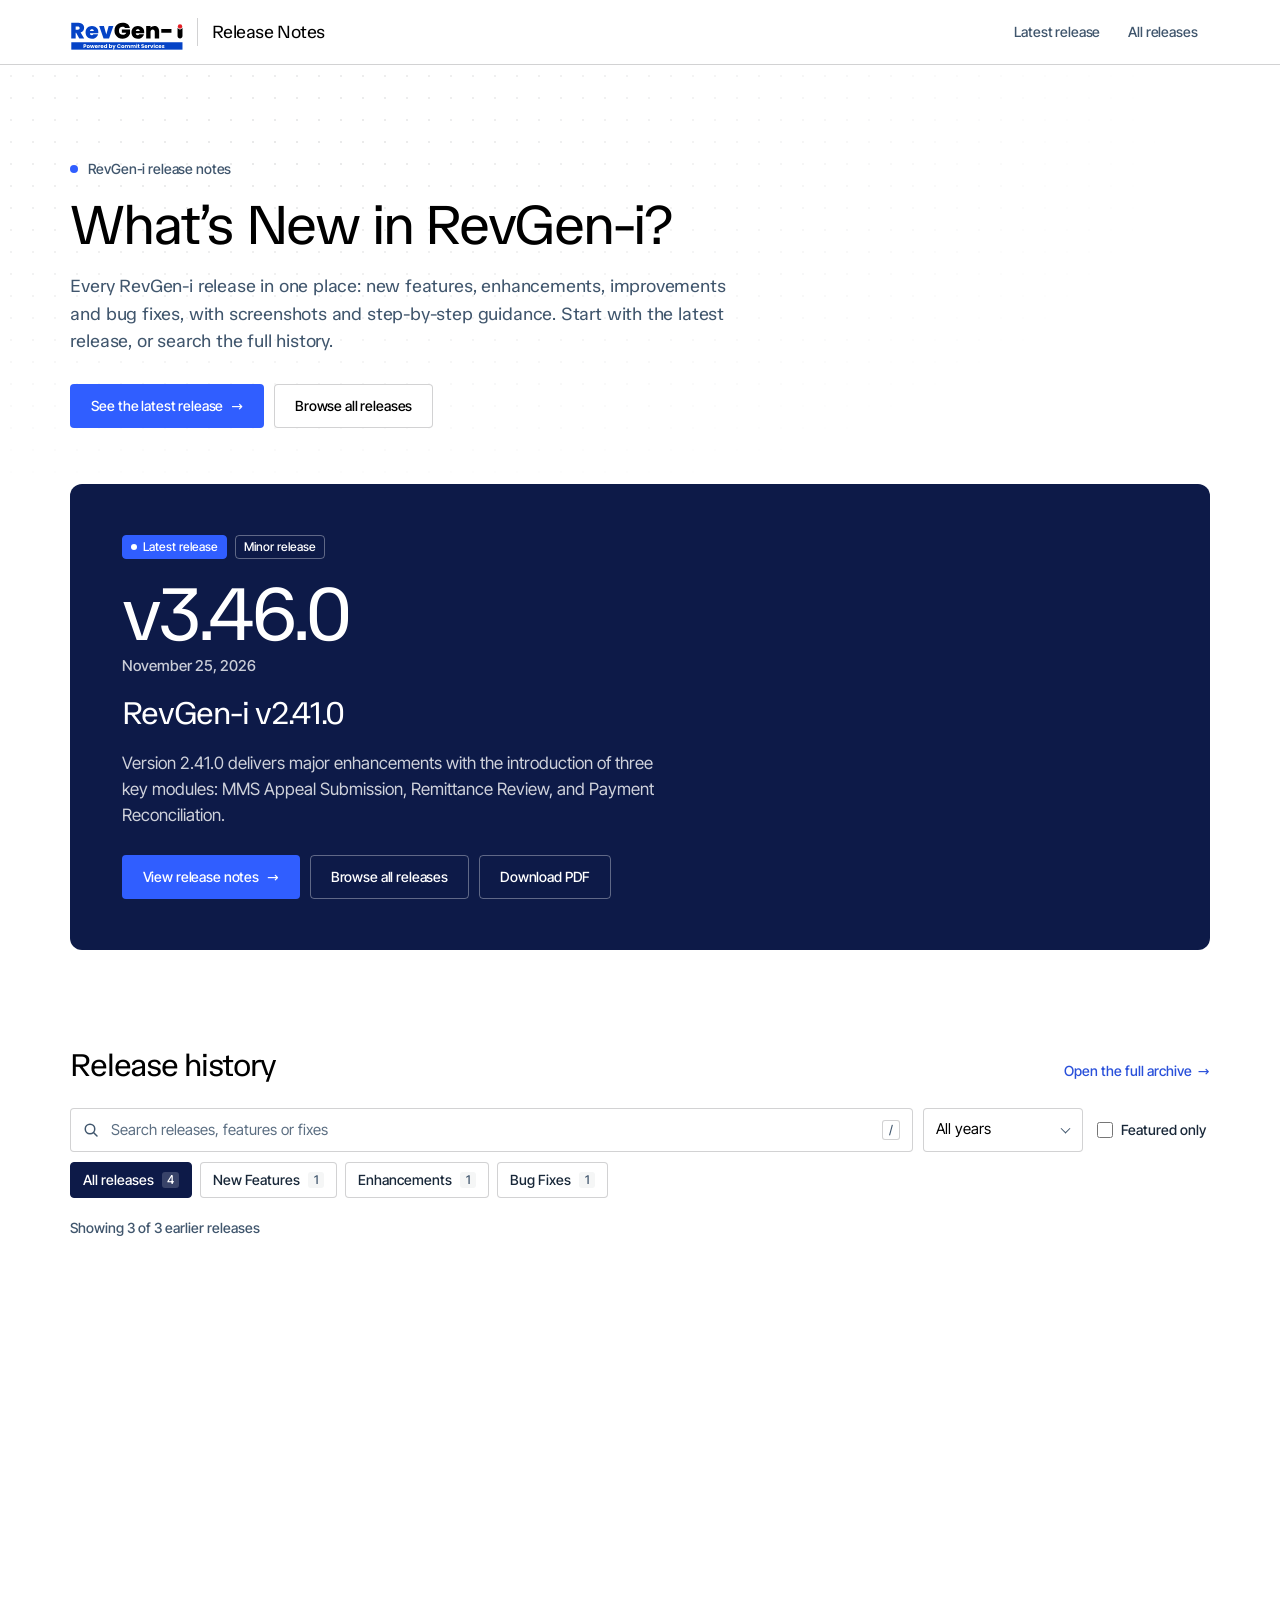
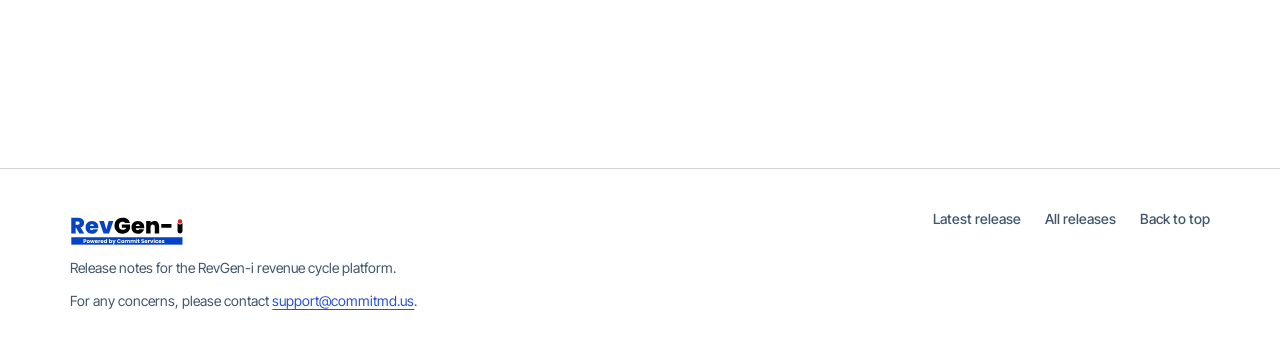
<file: release-notes/index.html>
<!doctype html>
<html lang="en">
<head>
<meta charset="utf-8">
<meta name="viewport" content="width=device-width, initial-scale=1">
<title>What’s New in RevGen-i? · RevGen-i Release Notes</title>
<meta name="description" content="Every RevGen-i release in one place: new features, enhancements, improvements and bug fixes, with screenshots and step-by-step guidance.">
<meta property="og:type" content="website">
<meta property="og:site_name" content="RevGen-i Release Notes">
<meta property="og:title" content="What’s New in RevGen-i?">
<meta property="og:description" content="Every RevGen-i release in one place: new features, enhancements, improvements and bug fixes.">
<meta name="twitter:card" content="summary">
<!--@head-->
<meta http-equiv="Content-Security-Policy" content="default-src 'self'; script-src 'self'; style-src 'self'; img-src 'self' data:; font-src 'self'; connect-src 'self'; object-src 'none'; base-uri 'none'; form-action 'none'">
<meta name="theme-color" content="#FFFFFF">
<link rel="icon" href="./assets/images/favicon.svg" type="image/svg+xml">
<link rel="preload" href="./assets/fonts/inter-tight-latin.woff2" as="font" type="font/woff2" crossorigin>
<link rel="preload" href="./assets/fonts/tasa-orbiter-latin.woff2" as="font" type="font/woff2" crossorigin>
<link rel="stylesheet" href="./assets/css/fonts.css">
<link rel="stylesheet" href="./assets/css/portal.css">
<script src="./assets/js/boot.js"></script>
<!--/@head-->
</head>
<body class="page-portal" data-mode="landing" data-root="./">
<!--@header-->
<a class="skip" href="#main">Skip to content</a>
<header class="site-header">
  <div class="wrap nav-in">
    <a class="brand" href="./" aria-label="RevGen-i Release Notes, home">
      <img class="logo-img" src="./assets/images/logo.svg" width="112" height="36" alt="RevGen-i, powered by Commit Services">
      <span class="brand-sep" aria-hidden="true"></span>
      <span class="brand-label">Release Notes</span>
    </a>
    <nav class="nav-links" aria-label="Primary">
      <a href="./#latest">Latest release</a>
      <a href="./releases/">All releases</a>
    </nav>
  </div>
</header>
<!--/@header-->

<main id="main">
  <section class="hero">
    <div class="wrap"><div class="hero-in">
      <p class="eyebrow"><span class="dot" aria-hidden="true"></span>RevGen-i release notes</p>
      <h1 class="d">What&rsquo;s New in <span class="nowrap">RevGen-i?</span></h1>
      <p class="lead">Every RevGen-i release in one place: new features, enhancements, improvements and bug fixes, with screenshots and step-by-step guidance. Start with the latest release, or search the full history.</p>
      <div class="cta">
        <a class="btn btn-primary" href="#latest">See the latest release <span class="arr" aria-hidden="true">&rarr;</span></a>
        <a class="btn btn-outline" href="releases/">Browse all releases</a>
      </div>
    </div></div>
  </section>

  <section class="spot-sec" id="latest" aria-labelledby="latest-h">
    <div class="wrap">
      <h2 id="latest-h" class="sr">Latest release</h2>
      <div id="spotlight" aria-live="polite"><div class="spot-skel" aria-hidden="true"></div></div>
    </div>
  </section>

  <section class="sec" id="history" aria-labelledby="history-h">
    <div class="wrap">
      <div class="sec-head">
        <h2 id="history-h" class="d">Release history</h2>
        <a class="link" href="releases/">Open the full archive <span aria-hidden="true">&rarr;</span></a>
      </div>

      <div class="toolbar" role="search" aria-label="Search and filter releases">
        <label class="search">
          <svg width="16" height="16" viewBox="0 0 16 16" fill="none" aria-hidden="true"><circle cx="7" cy="7" r="4.75" stroke="currentColor" stroke-width="1.5"/><path d="M10.5 10.5L14 14" stroke="currentColor" stroke-width="1.5" stroke-linecap="round"/></svg>
          <span class="sr">Search releases</span>
          <input id="q" type="search" placeholder="Search releases, features or fixes" autocomplete="off" spellcheck="false">
          <kbd aria-hidden="true">/</kbd>
        </label>
        <label class="select"><span class="sr">Filter by year</span><select id="year"><option value="">All years</option></select></label>
        <label class="check"><input type="checkbox" id="featured"><span>Featured only</span></label>
        <div class="fchips" id="cats" role="group" aria-label="Filter by category"></div>
      </div>

      <p class="result-count" id="resultCount" role="status" aria-live="polite"></p>
      <div class="cards" id="results"></div>
      <div class="more"><button class="btn btn-outline" id="more" type="button" hidden>Show more releases</button></div>
      <div class="empty" id="empty" hidden>
        <p><strong>No releases match your search.</strong></p>
        <p>Try a different word, or clear the filters to see every release.</p>
        <button class="btn btn-outline btn-sm" id="clear" type="button">Clear filters</button>
      </div>
      <div class="load-error" id="loadError" hidden></div>
      <noscript><p class="load-error">The release list needs JavaScript. Each release also has its own page under <code>releases/</code>.</p></noscript>
    </div>
  </section>
</main>

<!--@footer-->
<footer class="site-footer">
  <div class="wrap foot-in">
    <div class="foot-brand">
      <img class="logo-img" src="./assets/images/logo.svg" width="112" height="36" alt="RevGen-i, powered by Commit Services">
      <p>Release notes for the RevGen-i revenue cycle platform.</p>
      <p class="foot-contact">For any concerns, please contact <a href="mailto:support@commitmd.us">support@commitmd.us</a>.</p>
    </div>
    <nav class="foot-links" aria-label="Footer">
      <a href="./#latest">Latest release</a>
      <a href="./releases/">All releases</a>
      <a href="#main">Back to top</a>
    </nav>
  </div>
</footer>
<!--/@footer-->
<script src="assets/js/common.js" defer></script>
<script src="assets/js/portal.js" defer></script>
</body>
</html>
</file>
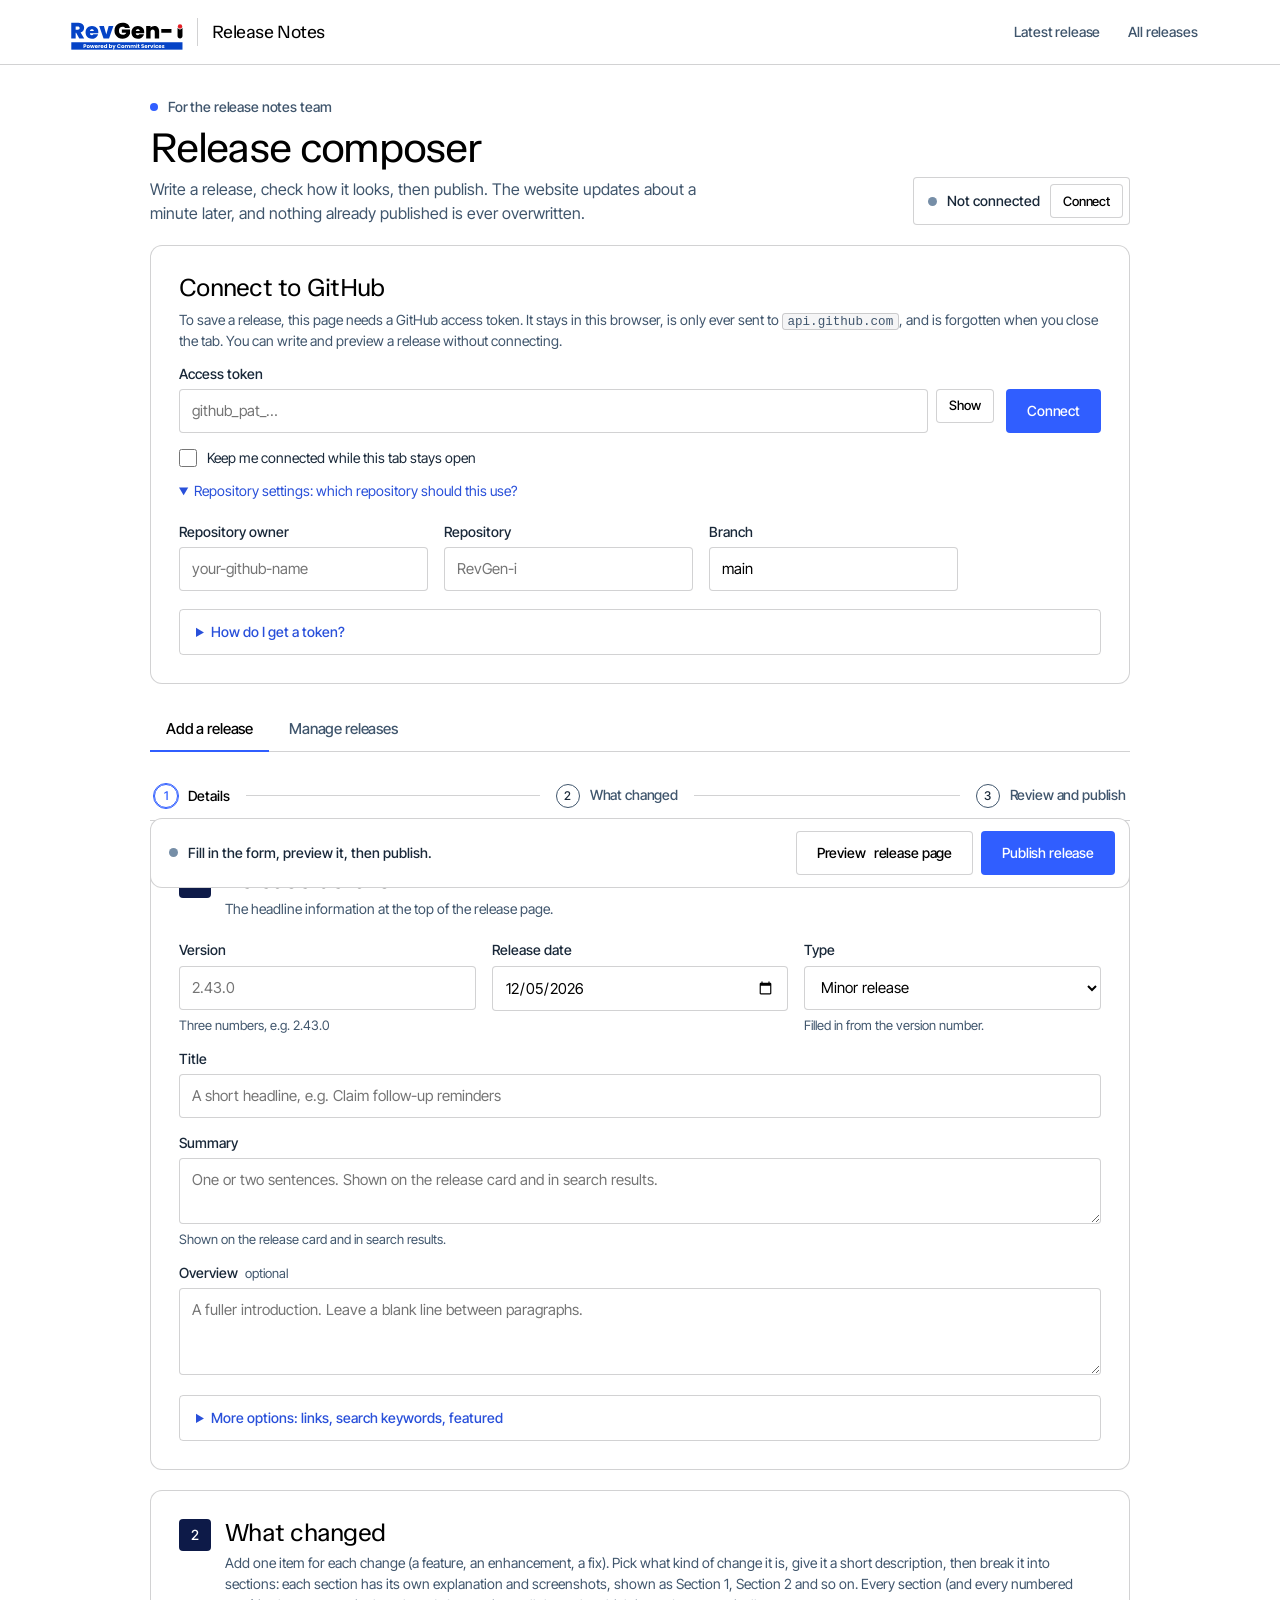
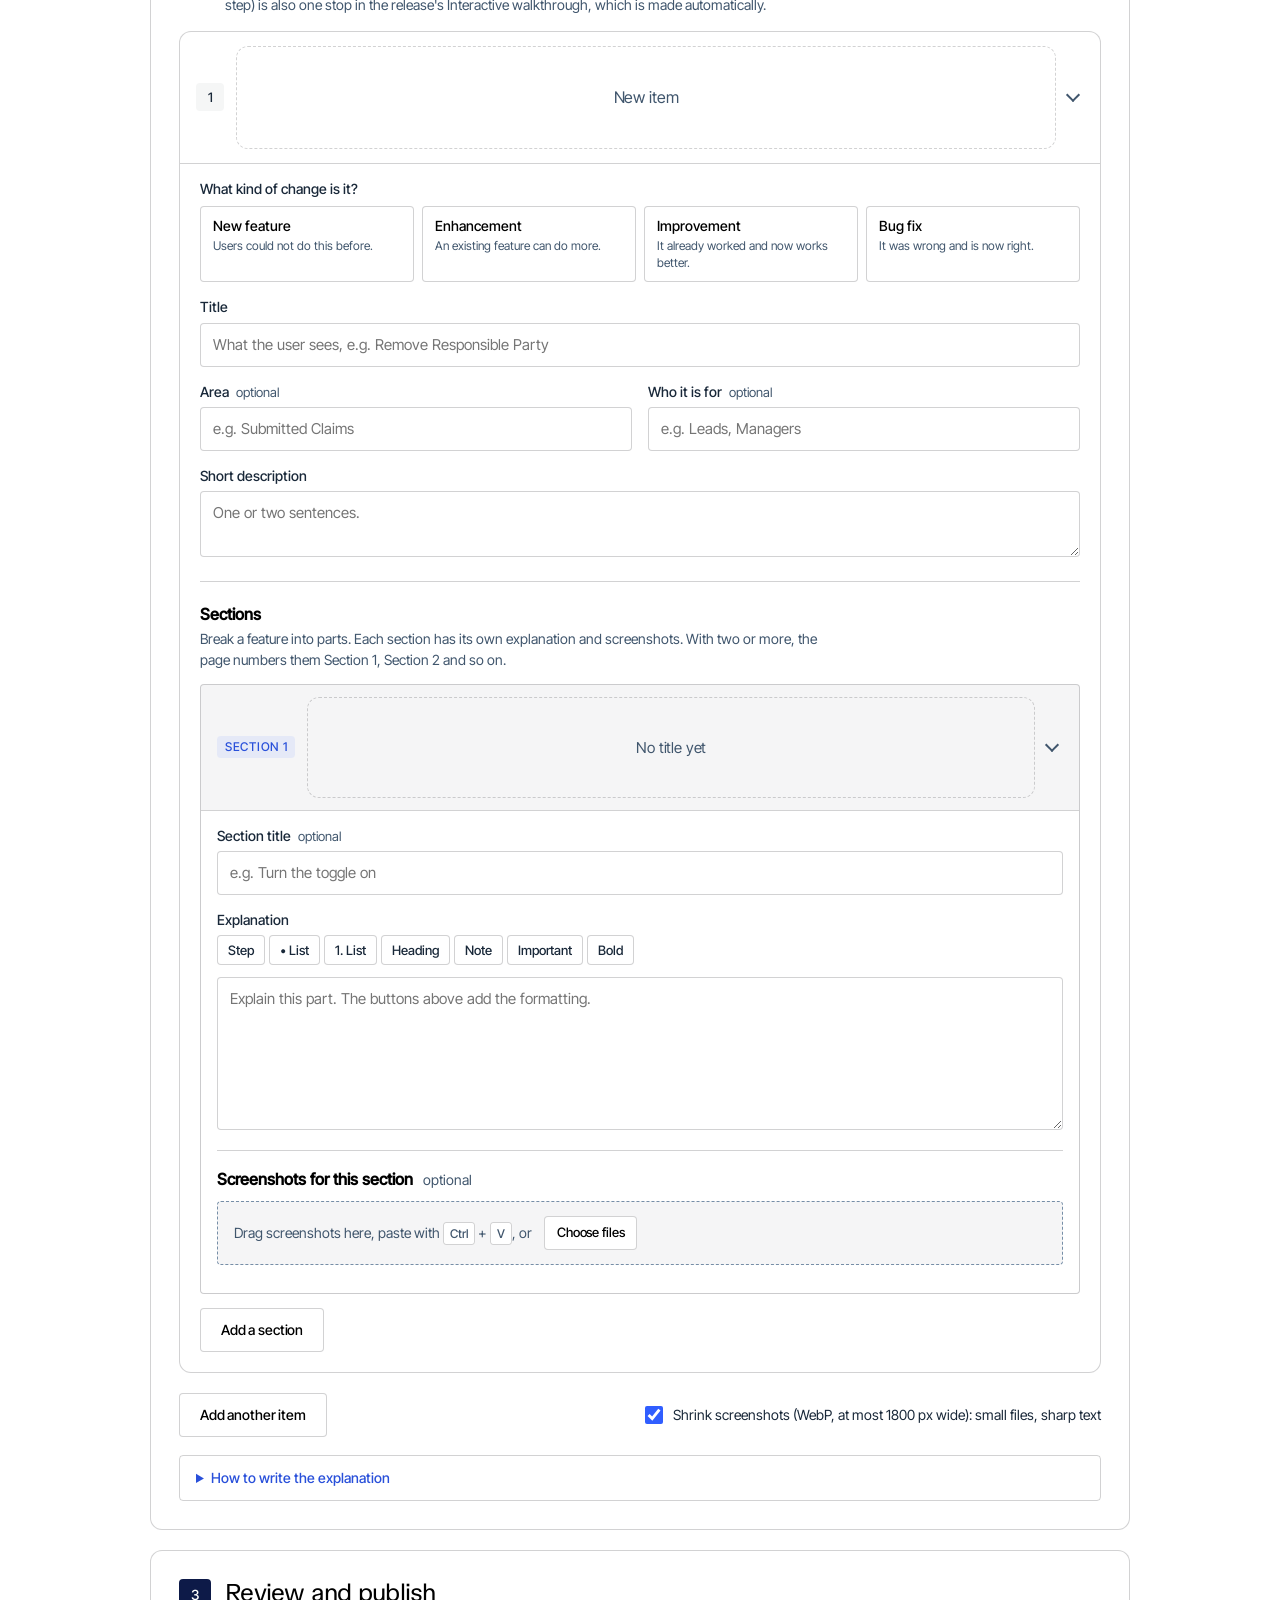
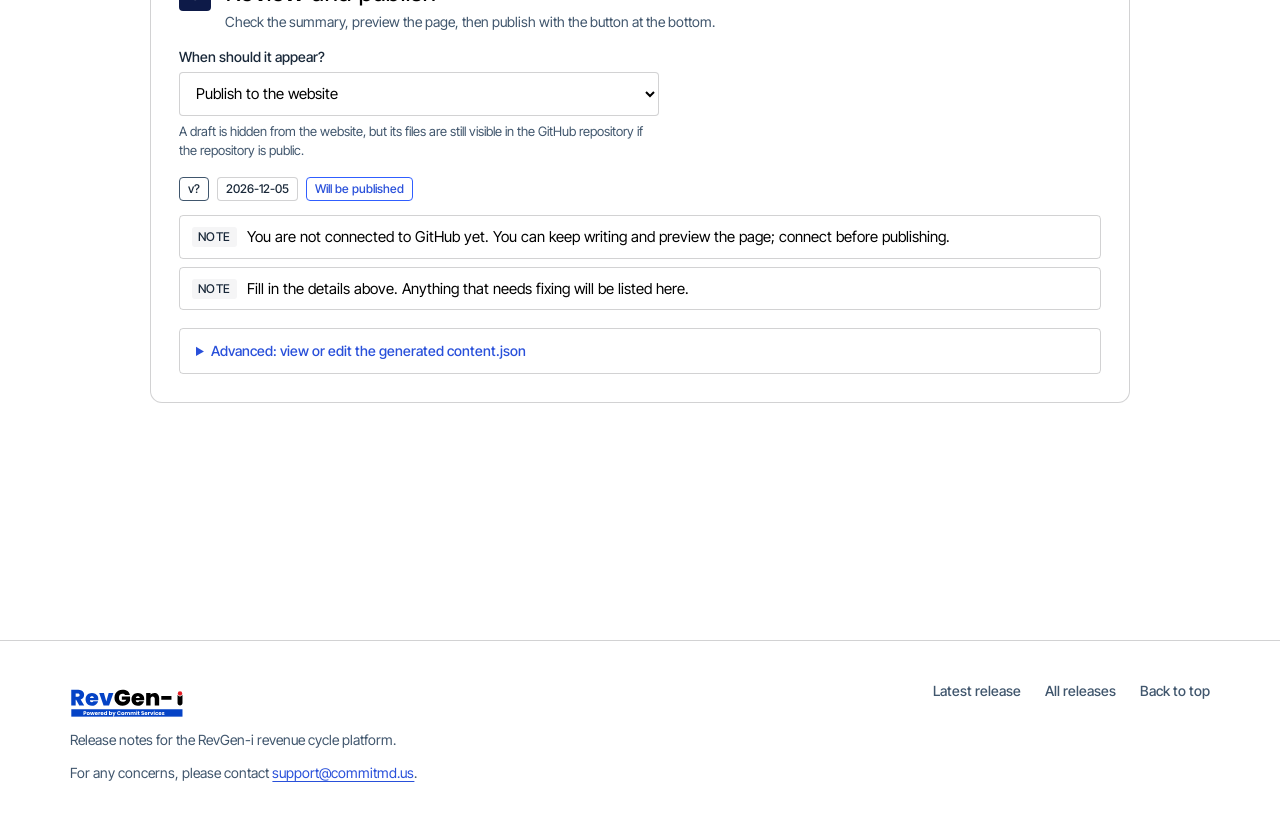
<file: release-notes/admin/index.html>
<!doctype html>
<html lang="en">
<head>
<meta charset="utf-8">
<meta name="viewport" content="width=device-width, initial-scale=1">
<title>Add a release · RevGen-i Release Notes</title>
<meta name="description" content="Add a release to the RevGen-i release notes with a form instead of editing files.">
<meta name="robots" content="noindex, nofollow">
<meta http-equiv="Content-Security-Policy" content="default-src 'self'; script-src 'self'; style-src 'self'; img-src 'self' data: blob:; font-src 'self'; connect-src 'self' https://api.github.com; object-src 'none'; base-uri 'none'; form-action 'none'">
<meta name="theme-color" content="#FFFFFF">
<link rel="icon" href="../assets/images/favicon.svg" type="image/svg+xml">
<link rel="stylesheet" href="../assets/css/fonts.css">
<link rel="stylesheet" href="../assets/css/portal.css">
<link rel="stylesheet" href="admin.css">
</head>
<body class="page-admin" data-root="../">
<!--@header-->
<a class="skip" href="#main">Skip to content</a>
<header class="site-header">
  <div class="wrap nav-in">
    <a class="brand" href="../" aria-label="RevGen-i Release Notes, home">
      <img class="logo-img" src="../assets/images/logo.svg" width="112" height="36" alt="RevGen-i, powered by Commit Services">
      <span class="brand-sep" aria-hidden="true"></span>
      <span class="brand-label">Release Notes</span>
    </a>
    <nav class="nav-links" aria-label="Primary">
      <a href="../#latest">Latest release</a>
      <a href="../releases/">All releases</a>
    </nav>
  </div>
</header>
<!--/@header-->

<main id="main">
  <div class="wrap adm">

    <header class="adm-top">
      <div>
        <p class="eyebrow"><span class="dot" aria-hidden="true"></span>For the release notes team</p>
        <h1 class="d">Release composer</h1>
        <p class="muted adm-sub">Write a release, check how it looks, then publish. The website updates about a minute later, and nothing already published is ever overwritten.</p>
      </div>
      <div class="conn" id="conn" data-state="off">
        <span class="conn-dot" aria-hidden="true"></span>
        <span class="conn-text" id="connText" role="status" aria-live="polite">Not connected</span>
        <button class="btn btn-outline btn-sm" id="connToggle" type="button" aria-controls="connect">Connect</button>
      </div>
    </header>

    <section class="panel connect" id="connect" aria-labelledby="h-connect">
      <h2 id="h-connect" class="panel-title">Connect to GitHub</h2>
      <p class="muted small">To save a release, this page needs a GitHub access token. It stays in this browser, is only ever sent to <code>api.github.com</code>, and is forgotten when you close the tab. You can write and preview a release without connecting.</p>
      <div class="connect-row">
        <div class="field grow">
          <label for="token">Access token</label>
          <div class="input-row"><input id="token" type="password" autocomplete="off" spellcheck="false" placeholder="github_pat_…"><button class="btn btn-outline btn-sm" id="tokenShow" type="button" aria-pressed="false">Show</button></div>
        </div>
        <button class="btn btn-primary" id="connectBtn" type="button">Connect</button>
      </div>
      <div class="connect-foot">
        <label class="check-row compact"><input id="remember" type="checkbox"><span>Keep me connected while this tab stays open</span></label>
        <details class="adv" id="repoSettings">
          <summary id="repoSummary">Repository settings</summary>
          <div class="grid3">
            <label class="field"><span>Repository owner</span><input id="owner" type="text" autocomplete="off" spellcheck="false" placeholder="your-github-name"></label>
            <label class="field"><span>Repository</span><input id="repo" type="text" autocomplete="off" spellcheck="false" placeholder="RevGen-i"></label>
            <label class="field"><span>Branch</span><input id="branch" type="text" autocomplete="off" spellcheck="false" value="main"></label>
          </div>
        </details>
      </div>
      <p class="status" id="connectStatus" role="status" aria-live="polite"></p>
      <details class="help">
        <summary>How do I get a token?</summary>
        <ol>
          <li>Sign in to GitHub as the owner of the repository, then open <a href="https://github.com/settings/personal-access-tokens/new" target="_blank" rel="noopener noreferrer">Settings &rsaquo; Fine-grained tokens &rsaquo; Generate new token</a>.</li>
          <li>Name it <em>Release notes</em> and choose an expiry of 30 days or less.</li>
          <li>Under <strong>Repository access</strong> choose <em>Only select repositories</em> and pick this repository.</li>
          <li>Under <strong>Repository permissions</strong> set <strong>Contents</strong> to <em>Read and write</em>, and <strong>Actions</strong> to <em>Read-only</em> (so this page can show whether the website build worked).</li>
          <li>Generate the token, copy it and paste it above. Treat it like a password: do not share it. You can delete it on GitHub at any time.</li>
        </ol>
      </details>
    </section>

    <div class="tabs" role="tablist" aria-label="What would you like to do?">
      <button class="tab" role="tab" id="tab-add" type="button" aria-selected="true" aria-controls="view-add">Add a release</button>
      <button class="tab" role="tab" id="tab-manage" type="button" aria-selected="false" aria-controls="view-manage" tabindex="-1">Manage releases <span class="tab-count" id="manageCount" hidden></span></button>
    </div>

    <div id="view-add" role="tabpanel" aria-labelledby="tab-add" tabindex="-1">

      <aside class="draft-note" id="draftNote" hidden>
        <p id="draftText"></p>
        <div class="draft-actions"><button class="btn btn-primary btn-sm" id="draftRestore" type="button">Restore it</button><button class="btn btn-outline btn-sm" id="draftDiscard" type="button">Discard</button></div>
      </aside>

      <nav class="stepper" id="stepper" aria-label="Progress">
        <ol>
          <li><a href="#details" data-step="details"><span class="step-dot" aria-hidden="true">1</span><span class="step-label">Details</span><span class="sr step-state"></span></a></li>
          <li><a href="#changes" data-step="changes"><span class="step-dot" aria-hidden="true">2</span><span class="step-label">What changed</span><span class="sr step-state"></span></a></li>
          <li><a href="#publish" data-step="publish"><span class="step-dot" aria-hidden="true">3</span><span class="step-label">Review and publish</span><span class="sr step-state"></span></a></li>
        </ol>
      </nav>

      <div class="stack">

        <section class="panel" id="details" aria-labelledby="h-details">
          <div class="panel-head"><span class="num" aria-hidden="true">1</span><div><h2 id="h-details" class="panel-title">Release details</h2><p class="muted small">The headline information at the top of the release page.</p></div></div>
          <div class="grid3">
            <div class="field"><label for="version">Version</label><input id="version" type="text" inputmode="decimal" autocomplete="off" spellcheck="false" placeholder="2.43.0" aria-describedby="versionHint msg-version"><small class="hint" id="versionHint">Three numbers, e.g. 2.43.0</small><small class="field-msg" id="msg-version"></small></div>
            <div class="field"><label for="date">Release date</label><input id="date" type="date" aria-describedby="msg-date"><small class="field-msg" id="msg-date"></small></div>
            <div class="field"><label for="type">Type</label><select id="type"><option value="major">Major release</option><option value="minor" selected>Minor release</option><option value="patch">Patch release</option></select><small class="hint">Filled in from the version number.</small></div>
          </div>
          <div class="field"><label for="title">Title</label><input id="title" type="text" maxlength="140" autocomplete="off" placeholder="A short headline, e.g. Claim follow-up reminders" aria-describedby="msg-title"><small class="field-msg" id="msg-title"></small></div>
          <div class="field"><label for="summary">Summary</label><textarea id="summary" rows="2" placeholder="One or two sentences. Shown on the release card and in search results." aria-describedby="summaryCount msg-summary"></textarea><small class="hint" id="summaryCount"></small><small class="field-msg" id="msg-summary"></small></div>
          <div class="field"><label for="overview">Overview <span class="opt">optional</span></label><textarea id="overview" rows="3" placeholder="A fuller introduction. Leave a blank line between paragraphs."></textarea></div>
          <details class="extra" id="moreOpts">
            <summary>More options: links, search keywords, featured <span class="extra-count" id="moreCount"></span></summary>
            <div class="extra-body">
              <div class="field"><label for="tags">Search keywords <span class="opt">optional</span></label><input id="tags" type="text" autocomplete="off" placeholder="claims, reminders"></div>
              <label class="check-row"><input id="featured" type="checkbox"><span>Mark this release as featured</span></label>
              <h3>Links <span class="opt">optional</span></h3>
              <p class="muted small">A demo video, a walkthrough or documentation. Addresses must start with https://</p>
              <div id="links"></div>
              <button class="btn btn-outline btn-sm" id="addLink" type="button">Add a link</button>
            </div>
          </details>
        </section>

        <section class="panel" id="changes" aria-labelledby="h-changes">
          <div class="panel-head"><span class="num" aria-hidden="true">2</span><div><h2 id="h-changes" class="panel-title">What changed</h2><p class="muted small">Add one item for each change (a feature, an enhancement, a fix). Pick what kind of change it is, give it a short description, then break it into sections: each section has its own explanation and screenshots, shown as Section 1, Section 2 and so on. Every section (and every numbered step) is also one stop in the release's Interactive walkthrough, which is made automatically.</p></div></div>
          <div id="items"></div>
          <div class="actions between">
            <button class="btn btn-outline" id="addItem" type="button">Add another item</button>
            <label class="check-row compact"><input id="optimize" type="checkbox" checked><span>Shrink screenshots (WebP, at most 1800 px wide): small files, sharp text</span></label>
          </div>
          <details class="help">
            <summary>How to write the explanation</summary>
            <p class="muted small">The buttons above each <em>Explanation</em> box add the formatting for you. You can also type it:</p>
            <ul class="syntax">
              <li>A <strong>blank line</strong> starts a new paragraph.</li>
              <li><code>- text</code> makes a bullet and <code>1. text</code> a numbered list.</li>
              <li><code>## Heading</code> adds a sub-heading.</li>
              <li><code>&gt; text</code> makes a note box and <code>!&gt; text</code> an important box.</li>
              <li><code>### Step title</code> starts a numbered step. The text, notes and screenshots below it belong to that step.</li>
              <li><code>[[image 2]]</code> on its own line places this section's screenshot number 2 right there. Screenshots you do not place appear after the text of the same section.</li>
              <li>Inside any text: <code>**bold**</code>, <code>`code`</code> and <code>[label](https://example.com)</code>.</li>
            </ul>
          </details>
        </section>

        <section class="panel" id="publish" aria-labelledby="h-publish">
          <div class="panel-head"><span class="num" aria-hidden="true">3</span><div><h2 id="h-publish" class="panel-title">Review and publish</h2><p class="muted small">Check the summary, preview the page, then publish with the button at the bottom.</p></div></div>
          <div class="field narrow">
            <label for="status">When should it appear?</label>
            <select id="status"><option value="published">Publish to the website</option><option value="draft">Save as a draft (hidden from the website)</option></select>
            <small class="hint">A draft is hidden from the website, but its files are still visible in the GitHub repository if the repository is public.</small>
          </div>
          <div class="summary-box" id="summaryBox" aria-live="polite"></div>
          <ul class="checks" id="checks" aria-live="polite"></ul>
          <details class="help">
            <summary>Advanced: view or edit the generated content.json</summary>
            <textarea id="json" rows="14" readonly spellcheck="false" aria-label="Generated content.json"></textarea>
            <label class="check-row"><input id="editJson" type="checkbox"><span>Edit the JSON by hand (the form above then stops updating it)</span></label>
            <button class="btn btn-outline btn-sm" id="resetJson" type="button" hidden>Reset from the form</button>
          </details>
          <ol class="progress" id="progress" aria-live="polite" hidden></ol>
          <div class="result" id="result" role="status" hidden></div>
        </section>

      </div>

      <div class="bar" id="actionBar" data-k="info" role="region" aria-label="Preview and publish">
        <div class="bar-msg"><span class="bar-dot" aria-hidden="true"></span><span id="publishHint" role="status" aria-live="polite"></span><button class="linkish" id="barFix" type="button" hidden>Show me</button></div>
        <div class="bar-actions"><button class="btn btn-outline" id="previewBtn" type="button">Preview<span class="long"> release page</span></button><button class="btn btn-primary" id="publishBtn" type="button">Publish release</button></div>
      </div>
    </div>

    <div id="view-manage" role="tabpanel" aria-labelledby="tab-manage" tabindex="-1" hidden>
      <section class="panel" id="manage" aria-labelledby="h-manage">
        <div class="panel-head"><div><h2 id="h-manage" class="panel-title">Manage releases</h2><p class="muted small"><strong>Publish</strong> a saved draft, <strong>unpublish</strong> a release to hide it while keeping its files, or <strong>delete</strong> one for good. Deleting shows exactly what will be removed and needs you to type the version number.</p></div></div>
        <div class="mg-tools" id="mgTools">
          <input id="relSearch" type="search" autocomplete="off" placeholder="Search by version or title" aria-label="Search releases">
          <div class="seg" role="group" aria-label="Show">
            <button class="seg-btn" type="button" data-filter="all" aria-pressed="true">All <span data-count="all"></span></button>
            <button class="seg-btn" type="button" data-filter="published" aria-pressed="false">Published <span data-count="published"></span></button>
            <button class="seg-btn" type="button" data-filter="draft" aria-pressed="false">Drafts <span data-count="draft"></span></button>
          </div>
          <button class="btn btn-outline btn-sm" id="relRefresh" type="button">Refresh</button>
          <span class="status" id="relStatus" role="status" aria-live="polite"></span>
        </div>
        <ul class="rel-list" id="relList"></ul>
        <ol class="progress" id="mgProgress" aria-live="polite" hidden></ol>
        <div class="result" id="mgResult" role="status" hidden></div>
      </section>
    </div>

  </div>
</main>

<!--@footer-->
<footer class="site-footer">
  <div class="wrap foot-in">
    <div class="foot-brand">
      <img class="logo-img" src="../assets/images/logo.svg" width="112" height="36" alt="RevGen-i, powered by Commit Services">
      <p>Release notes for the RevGen-i revenue cycle platform.</p>
      <p class="foot-contact">For any concerns, please contact <a href="mailto:support@commitmd.us">support@commitmd.us</a>.</p>
    </div>
    <nav class="foot-links" aria-label="Footer">
      <a href="../#latest">Latest release</a>
      <a href="../releases/">All releases</a>
      <a href="#main">Back to top</a>
    </nav>
  </div>
</footer>
<!--/@footer-->

<dialog class="pv" id="preview" aria-labelledby="pvTitle">
  <div class="pv-bar">
    <h2 class="pv-title" id="pvTitle">Preview</h2>
    <div class="pv-sizes" role="group" aria-label="Preview width">
      <button type="button" class="btn btn-outline btn-sm" data-size="desktop" aria-pressed="true">Desktop</button>
      <button type="button" class="btn btn-outline btn-sm" data-size="tablet" aria-pressed="false">Tablet</button>
      <button type="button" class="btn btn-outline btn-sm" data-size="phone" aria-pressed="false">Phone</button>
    </div>
    <button type="button" class="btn btn-outline btn-sm" id="pvPdf">Download PDF</button>
    <button type="button" class="btn btn-primary btn-sm" id="pvClose">Close <kbd>Esc</kbd></button>
  </div>
  <p class="pv-note" id="pvNote" role="status"></p>
  <div class="pv-stage" id="pvStage" data-size="desktop"><iframe class="pv-frame" id="pvFrame" title="Preview of the release page" sandbox="allow-same-origin"></iframe></div>
  <p class="pv-foot" id="pvFoot"></p>
</dialog>
<script type="module" src="admin.mjs"></script>
</body>
</html>
</file>
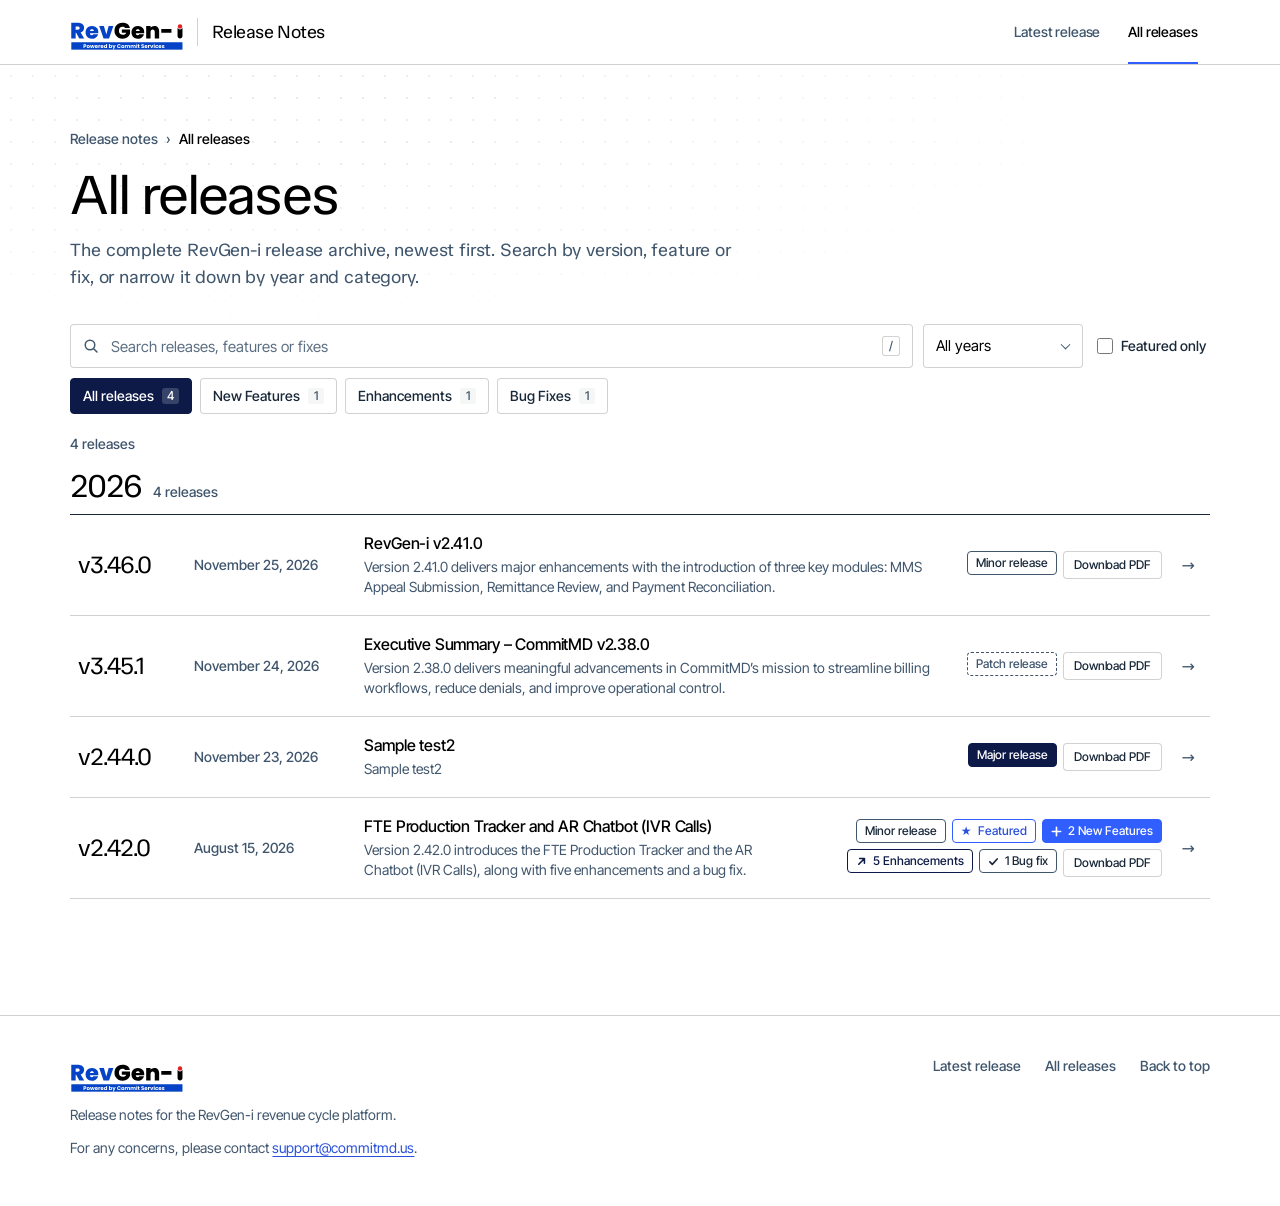
<file: release-notes/releases/index.html>
<!doctype html>
<html lang="en">
<head>
<meta charset="utf-8">
<meta name="viewport" content="width=device-width, initial-scale=1">
<title>All releases · RevGen-i Release Notes</title>
<meta name="description" content="The complete RevGen-i release archive, grouped by year. Search by version, feature or fix, or filter by year and category.">
<meta property="og:type" content="website">
<meta property="og:site_name" content="RevGen-i Release Notes">
<meta property="og:title" content="All RevGen-i releases">
<meta property="og:description" content="The complete RevGen-i release archive, grouped by year.">
<meta name="twitter:card" content="summary">
<!--@head-->
<meta http-equiv="Content-Security-Policy" content="default-src 'self'; script-src 'self'; style-src 'self'; img-src 'self' data:; font-src 'self'; connect-src 'self'; object-src 'none'; base-uri 'none'; form-action 'none'">
<meta name="theme-color" content="#FFFFFF">
<link rel="icon" href="../assets/images/favicon.svg" type="image/svg+xml">
<link rel="preload" href="../assets/fonts/inter-tight-latin.woff2" as="font" type="font/woff2" crossorigin>
<link rel="preload" href="../assets/fonts/tasa-orbiter-latin.woff2" as="font" type="font/woff2" crossorigin>
<link rel="stylesheet" href="../assets/css/fonts.css">
<link rel="stylesheet" href="../assets/css/portal.css">
<script src="../assets/js/boot.js"></script>
<!--/@head-->
</head>
<body class="page-portal page-archive" data-mode="archive" data-root="../">
<!--@header-->
<a class="skip" href="#main">Skip to content</a>
<header class="site-header">
  <div class="wrap nav-in">
    <a class="brand" href="../" aria-label="RevGen-i Release Notes, home">
      <img class="logo-img" src="../assets/images/logo.svg" width="112" height="36" alt="RevGen-i, powered by Commit Services">
      <span class="brand-sep" aria-hidden="true"></span>
      <span class="brand-label">Release Notes</span>
    </a>
    <nav class="nav-links" aria-label="Primary">
      <a href="../#latest">Latest release</a>
      <a href="../releases/">All releases</a>
    </nav>
  </div>
</header>
<!--/@header-->

<main id="main">
  <section class="hero hero-compact">
    <div class="wrap"><div class="hero-in">
      <nav class="crumbs" aria-label="Breadcrumb"><a href="../">Release notes</a><span aria-hidden="true">&rsaquo;</span><span aria-current="page">All releases</span></nav>
      <h1 class="d">All releases</h1>
      <p class="lead">The complete RevGen-i release archive, newest first. Search by version, feature or fix, or narrow it down by year and category.</p>
    </div></div>
  </section>

  <section class="sec sec-tight" id="history" aria-label="Release archive">
    <div class="wrap">
      <div class="toolbar" role="search" aria-label="Search and filter releases">
        <label class="search">
          <svg width="16" height="16" viewBox="0 0 16 16" fill="none" aria-hidden="true"><circle cx="7" cy="7" r="4.75" stroke="currentColor" stroke-width="1.5"/><path d="M10.5 10.5L14 14" stroke="currentColor" stroke-width="1.5" stroke-linecap="round"/></svg>
          <span class="sr">Search releases</span>
          <input id="q" type="search" placeholder="Search releases, features or fixes" autocomplete="off" spellcheck="false">
          <kbd aria-hidden="true">/</kbd>
        </label>
        <label class="select"><span class="sr">Filter by year</span><select id="year"><option value="">All years</option></select></label>
        <label class="check"><input type="checkbox" id="featured"><span>Featured only</span></label>
        <div class="fchips" id="cats" role="group" aria-label="Filter by category"></div>
      </div>

      <p class="result-count" id="resultCount" role="status" aria-live="polite"></p>
      <div class="archive" id="results"></div>
      <div class="empty" id="empty" hidden>
        <p><strong>No releases match your search.</strong></p>
        <p>Try a different word, or clear the filters to see every release.</p>
        <button class="btn btn-outline btn-sm" id="clear" type="button">Clear filters</button>
      </div>
      <div class="load-error" id="loadError" hidden></div>
      <noscript><p class="load-error">The archive needs JavaScript. Each release also has its own page under <code>releases/</code>.</p></noscript>
    </div>
  </section>
</main>

<!--@footer-->
<footer class="site-footer">
  <div class="wrap foot-in">
    <div class="foot-brand">
      <img class="logo-img" src="../assets/images/logo.svg" width="112" height="36" alt="RevGen-i, powered by Commit Services">
      <p>Release notes for the RevGen-i revenue cycle platform.</p>
      <p class="foot-contact">For any concerns, please contact <a href="mailto:support@commitmd.us">support@commitmd.us</a>.</p>
    </div>
    <nav class="foot-links" aria-label="Footer">
      <a href="../#latest">Latest release</a>
      <a href="../releases/">All releases</a>
      <a href="#main">Back to top</a>
    </nav>
  </div>
</footer>
<!--/@footer-->
<script src="../assets/js/common.js" defer></script>
<script src="../assets/js/portal.js" defer></script>
</body>
</html>
</file>
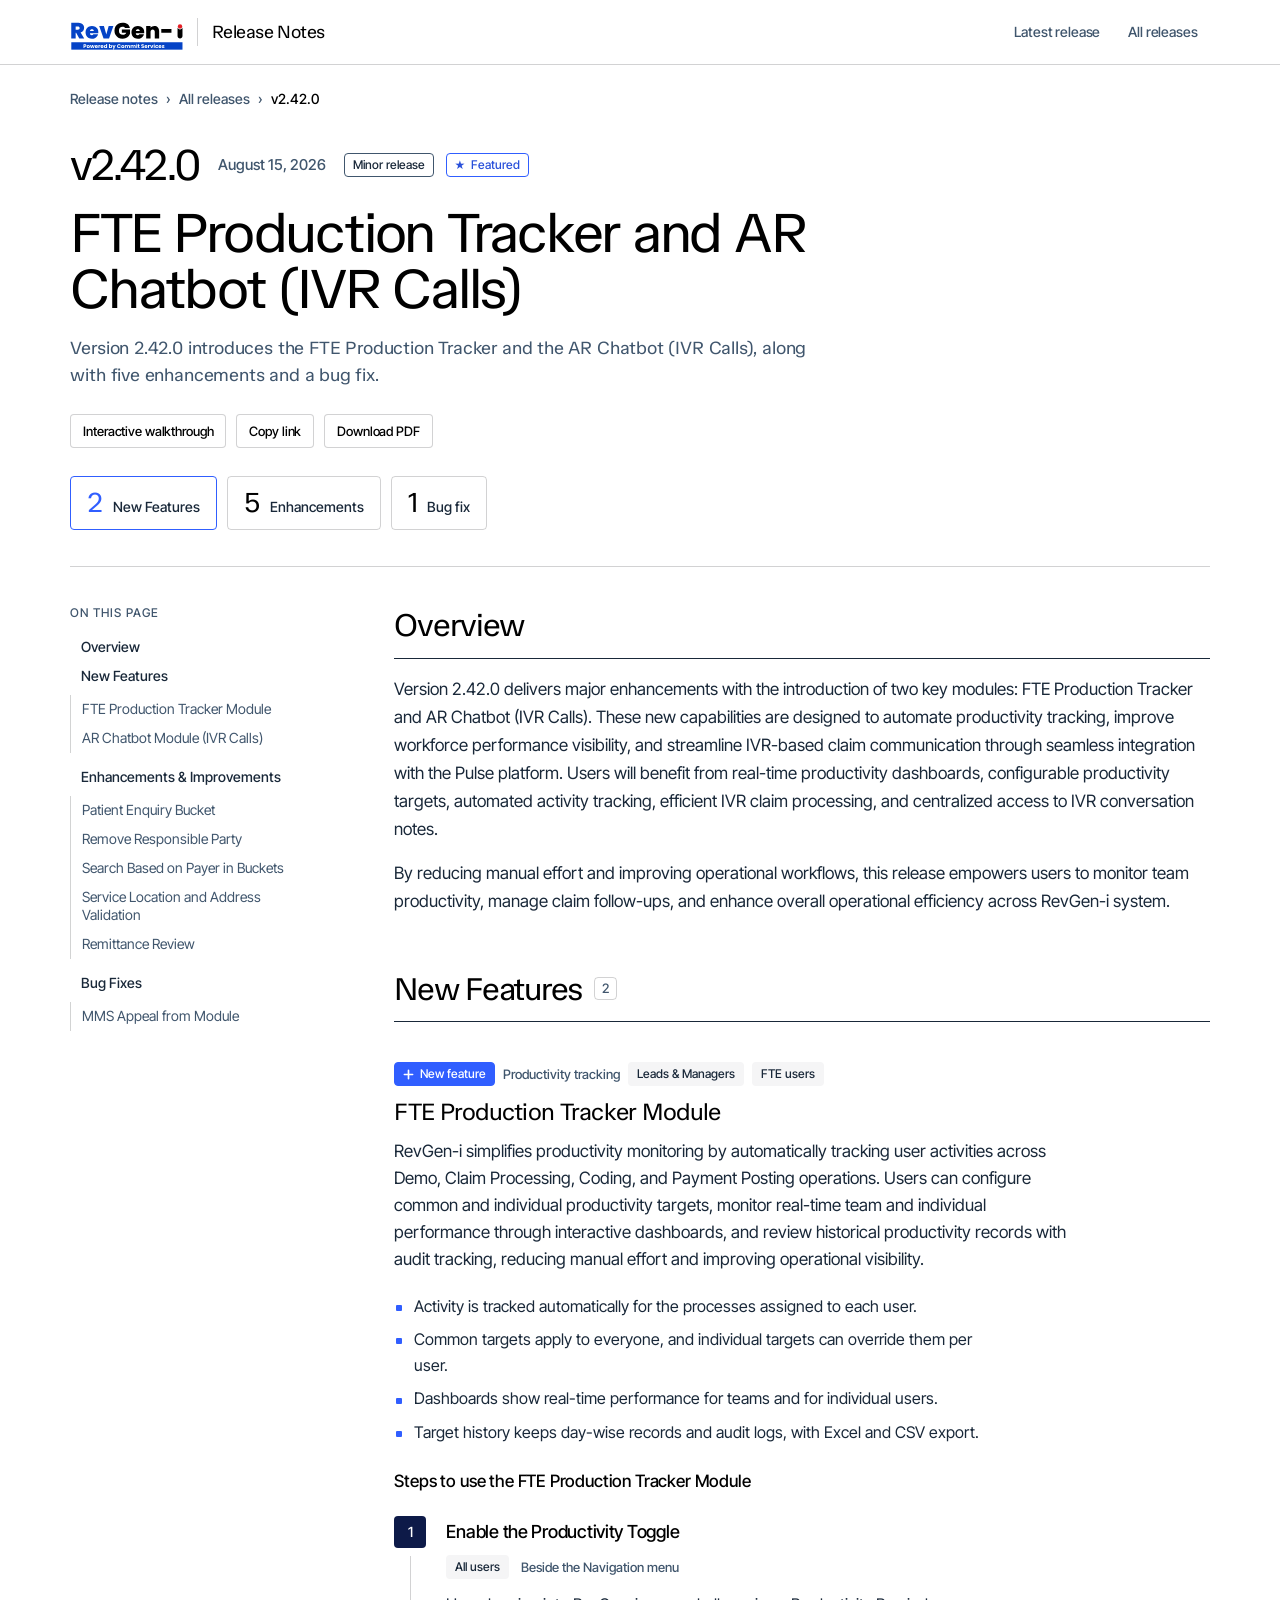
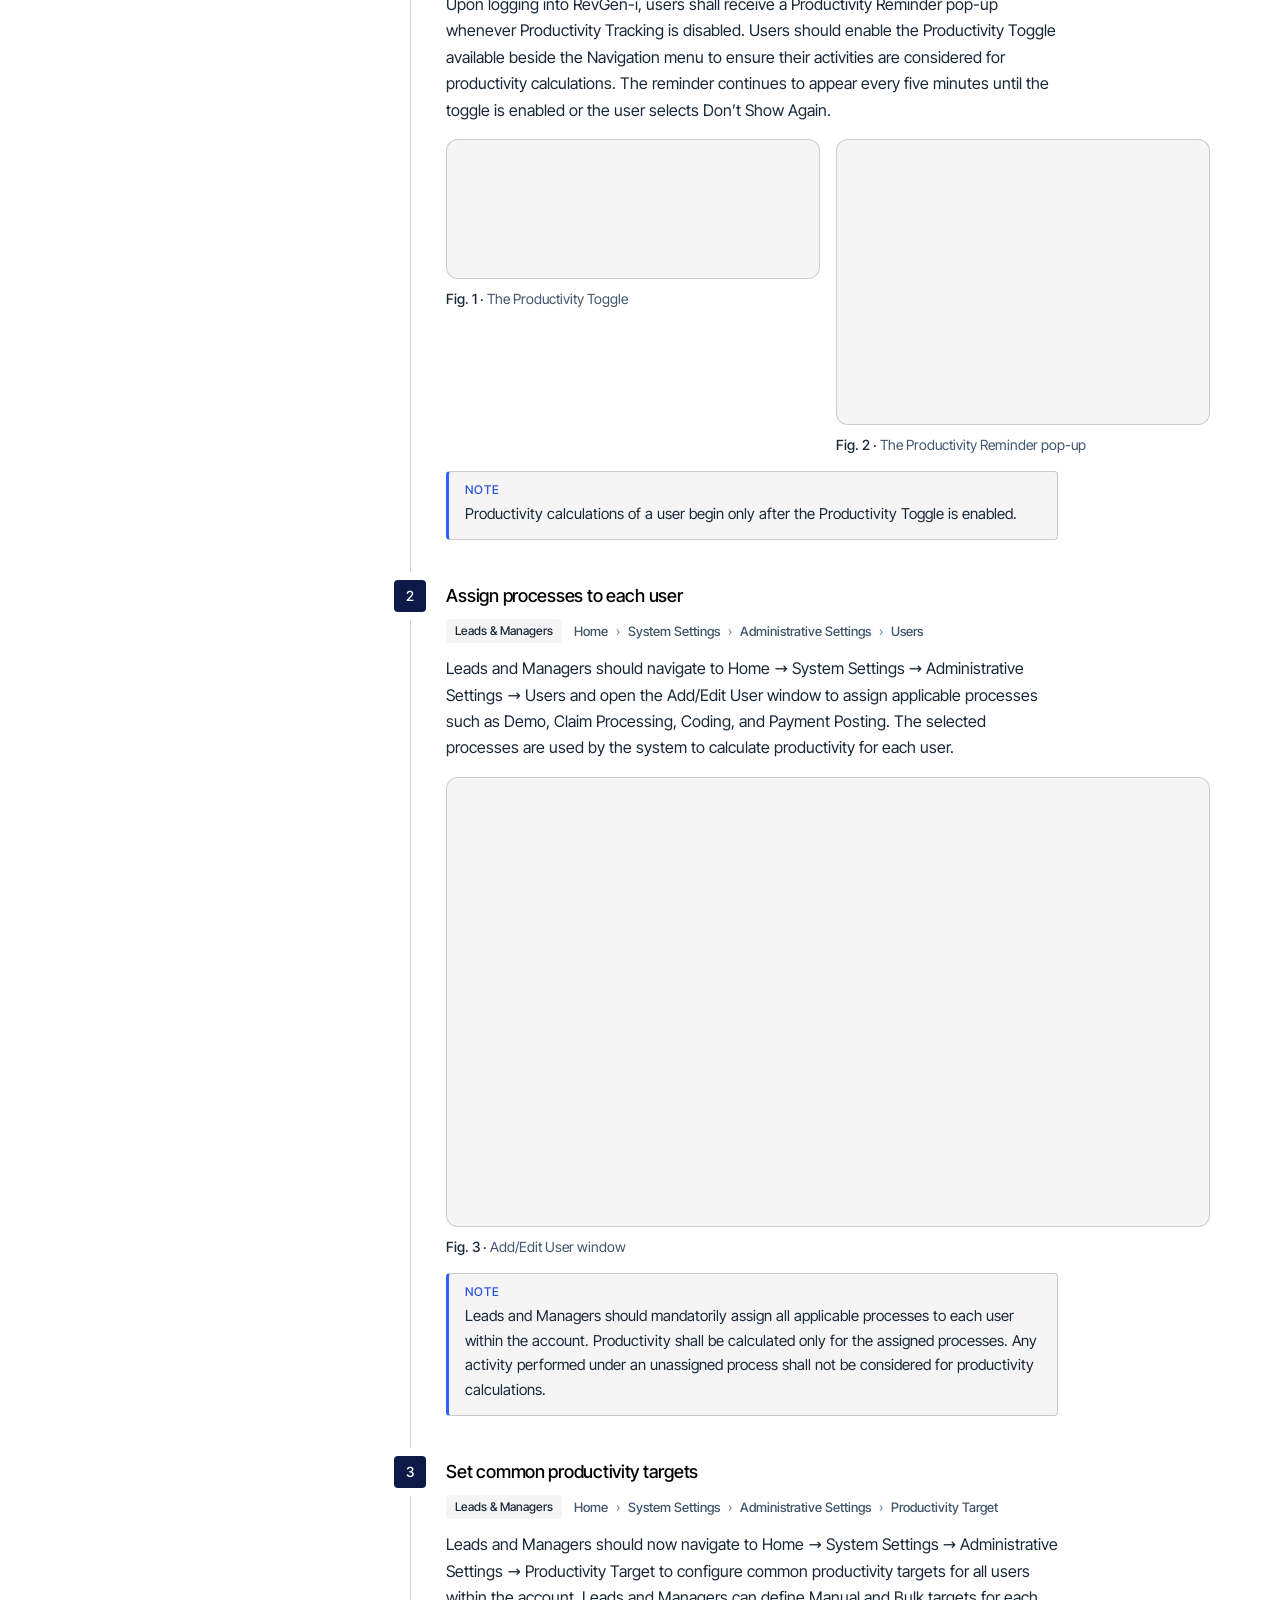
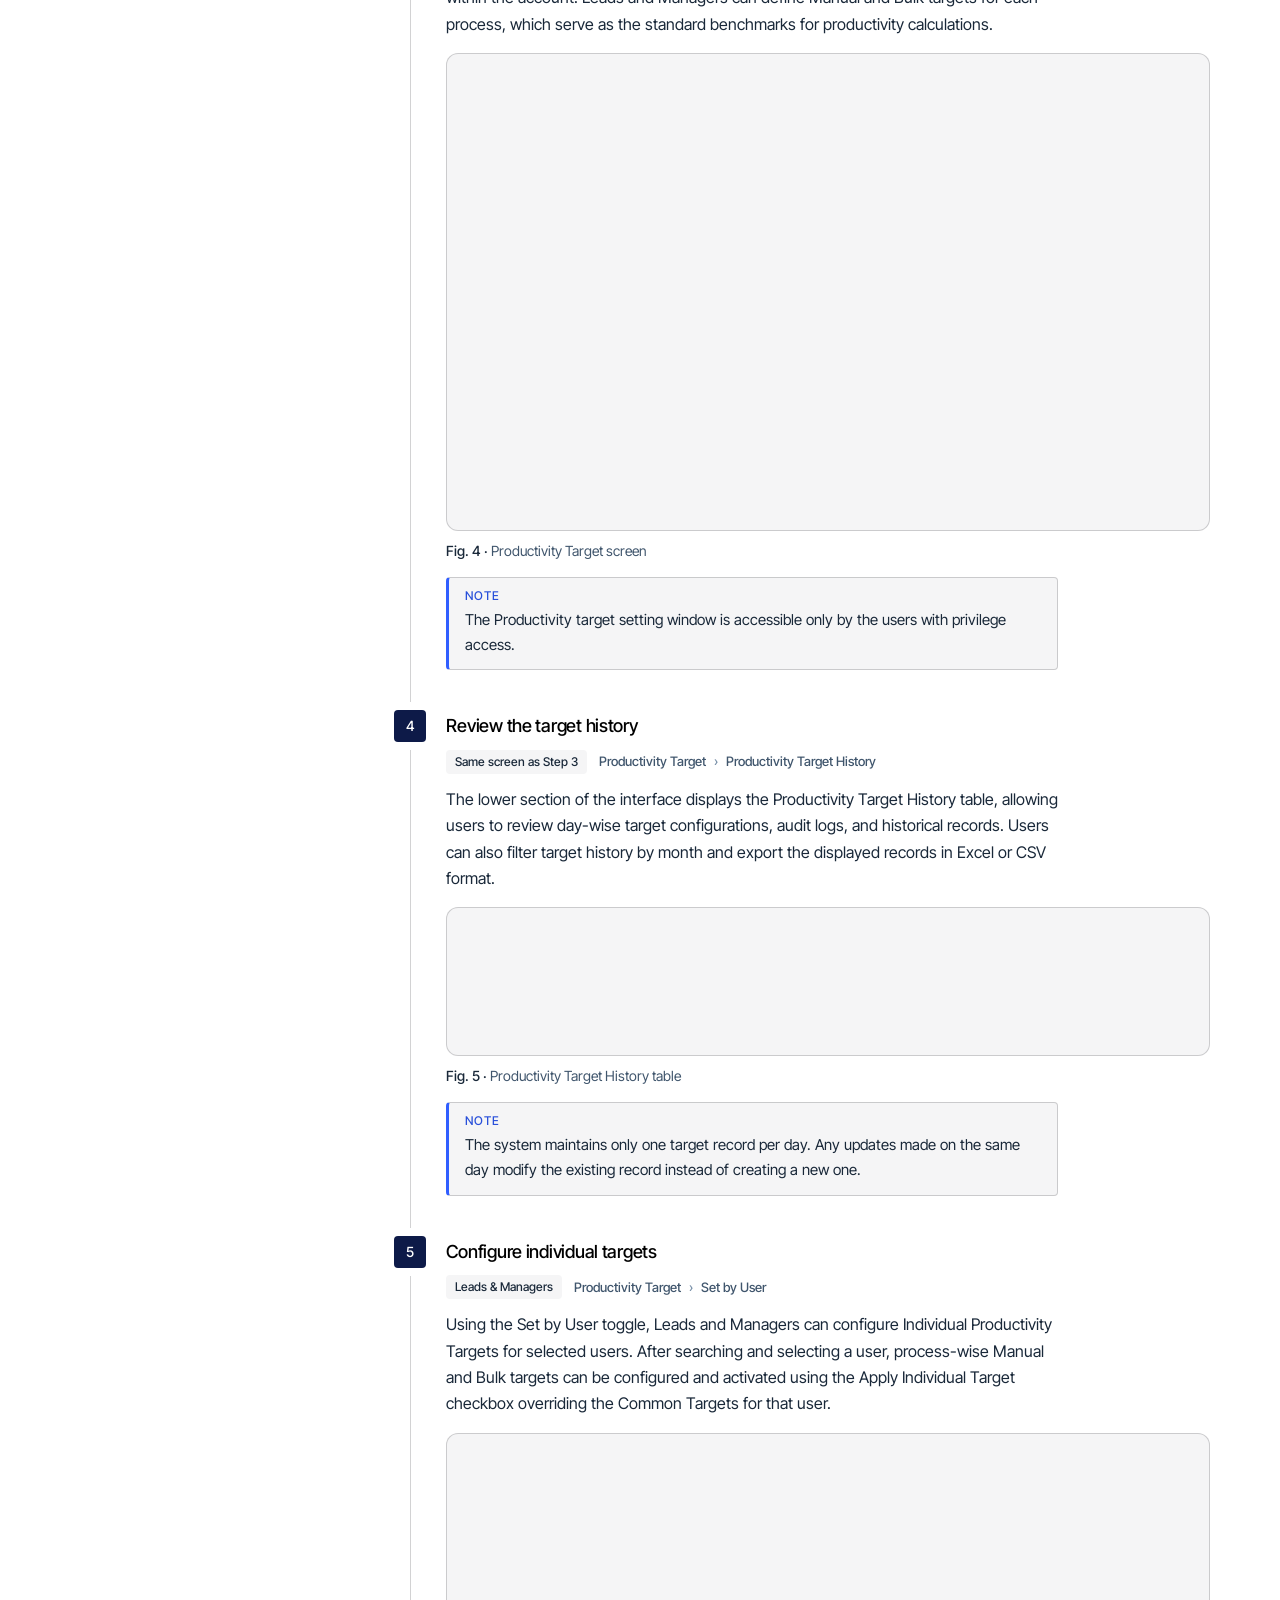
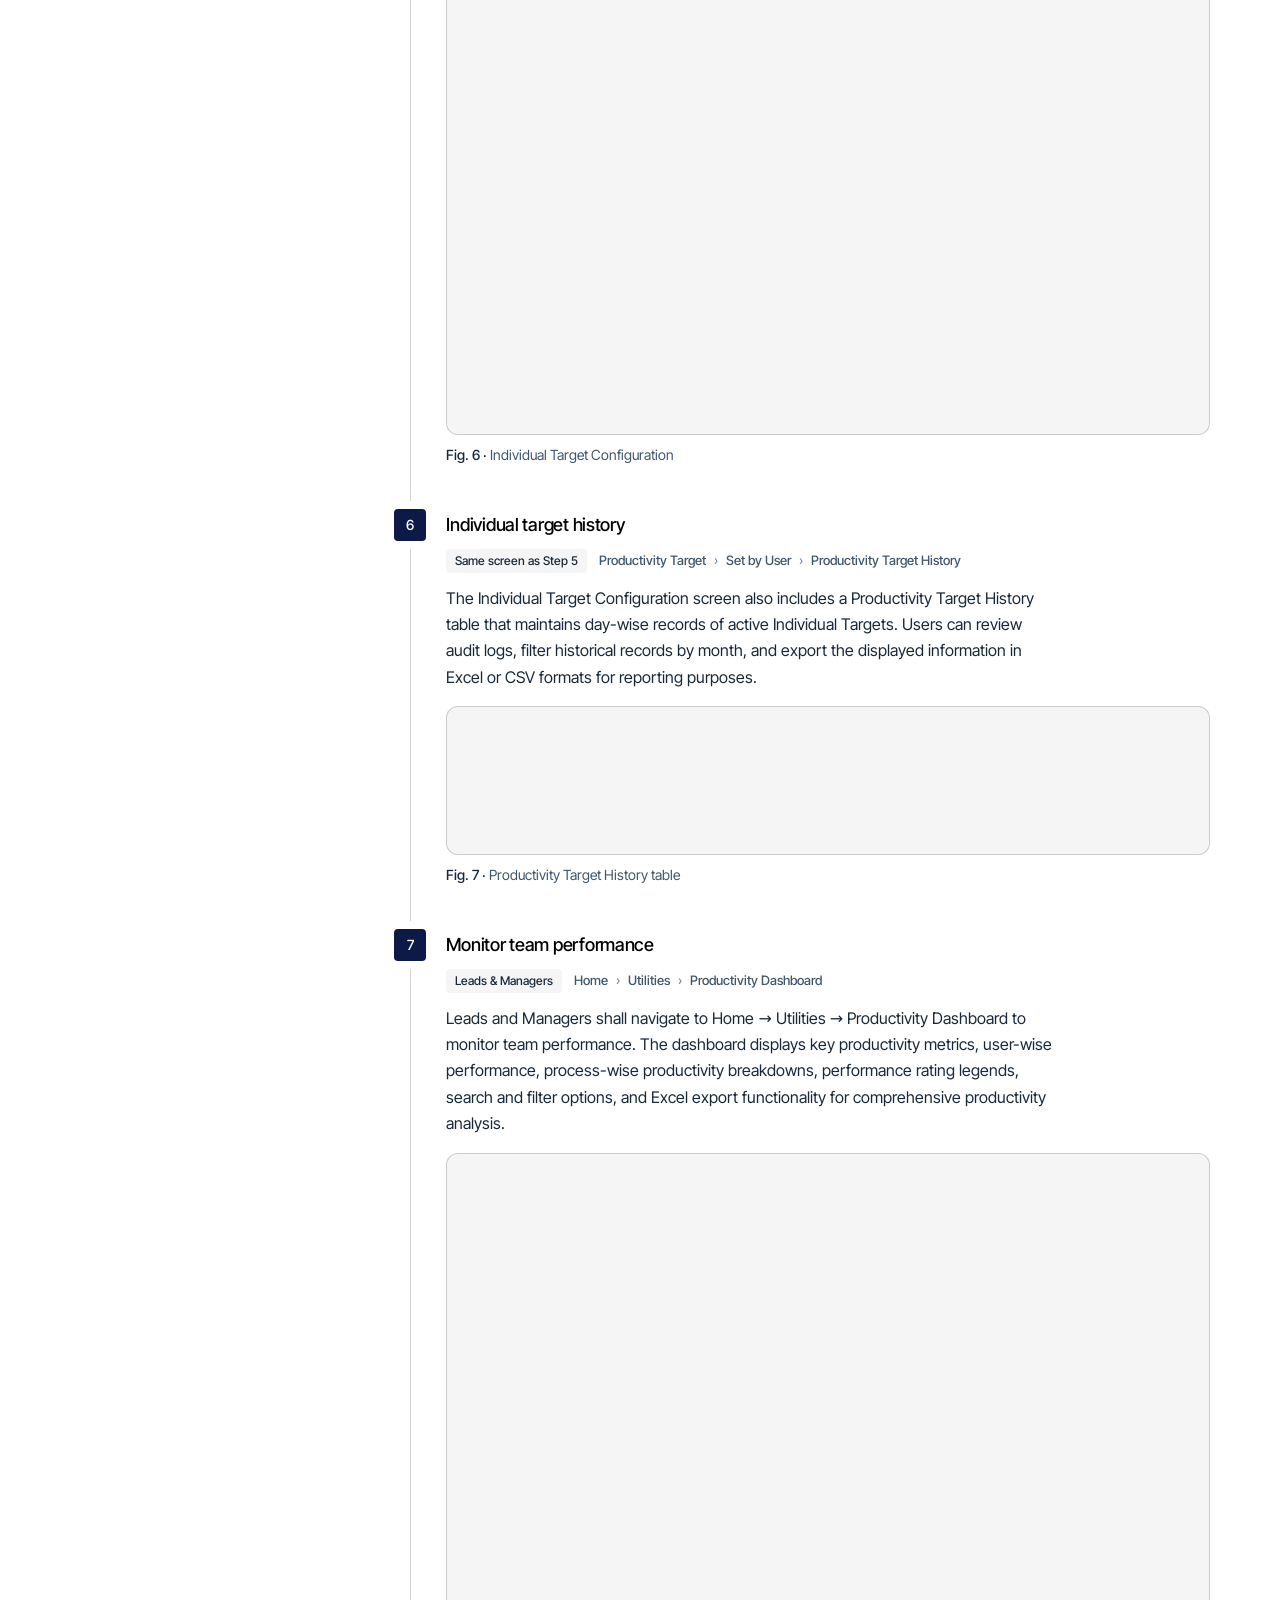
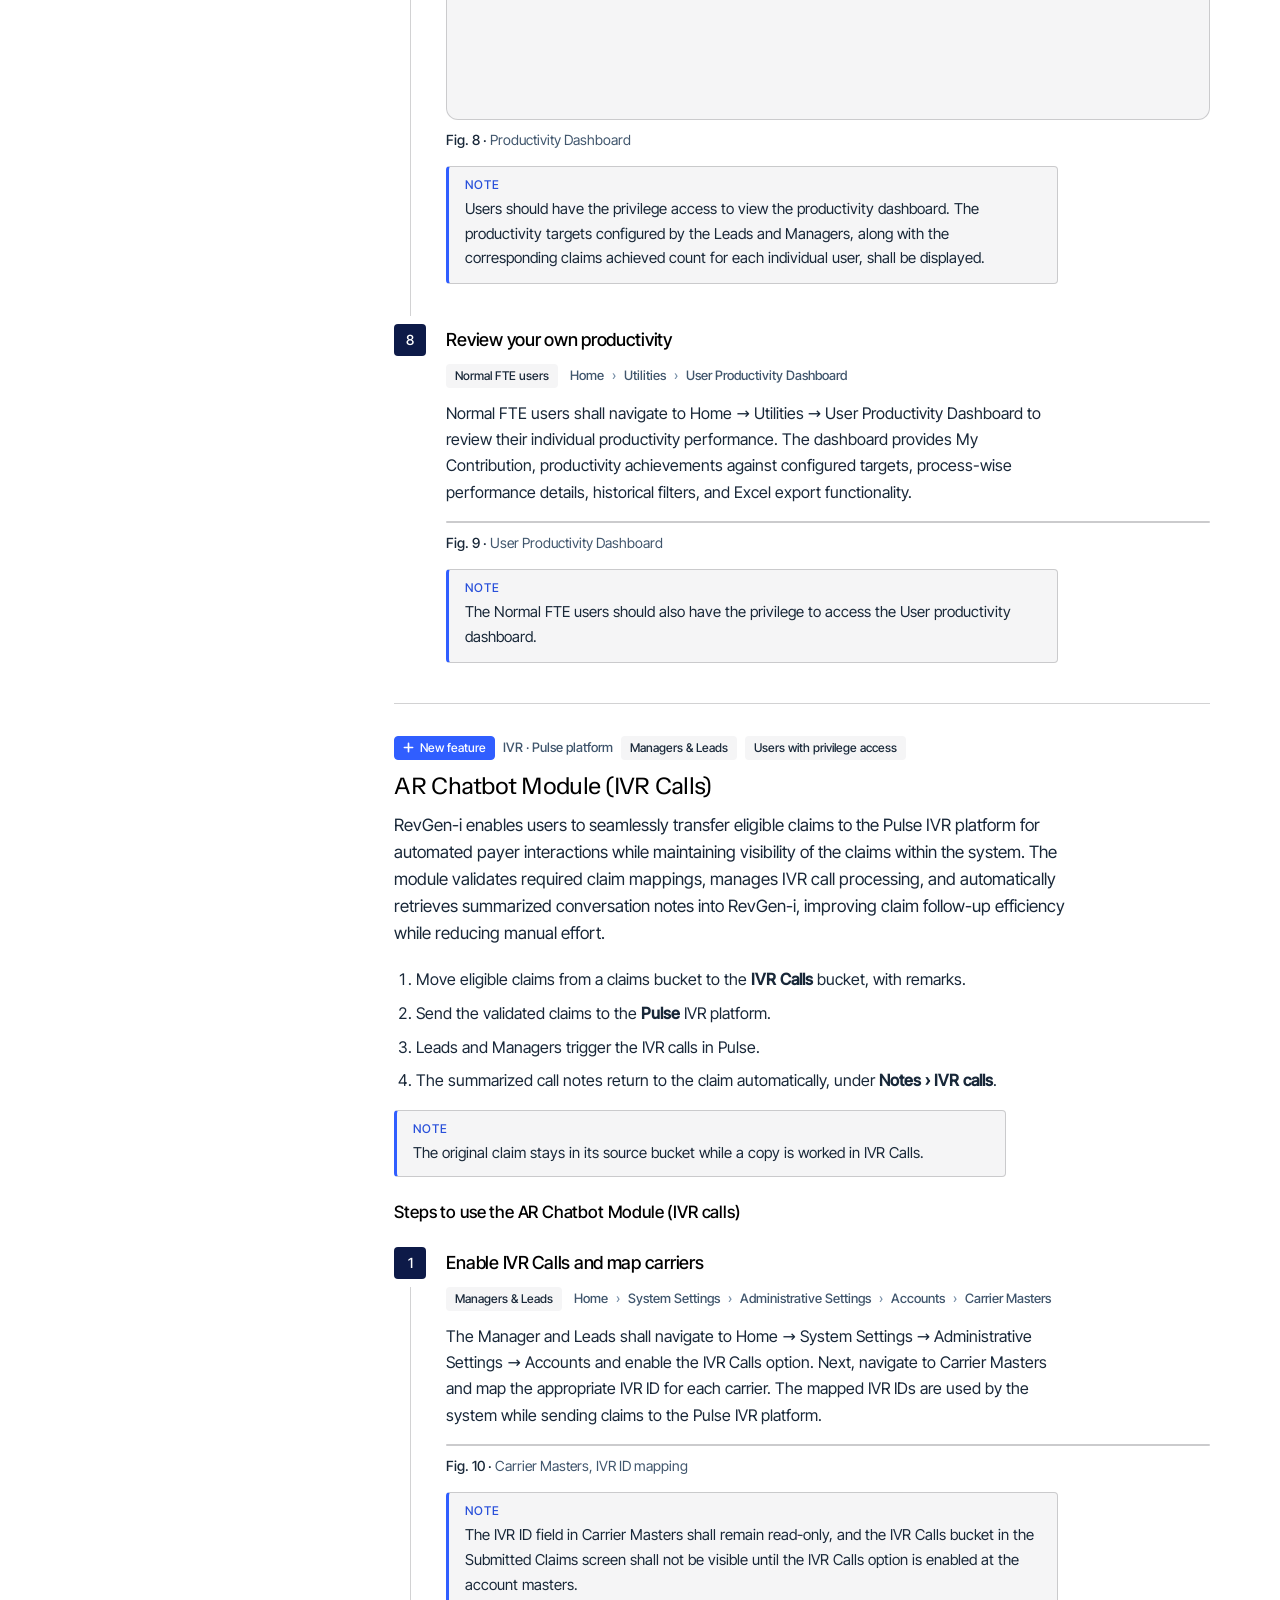
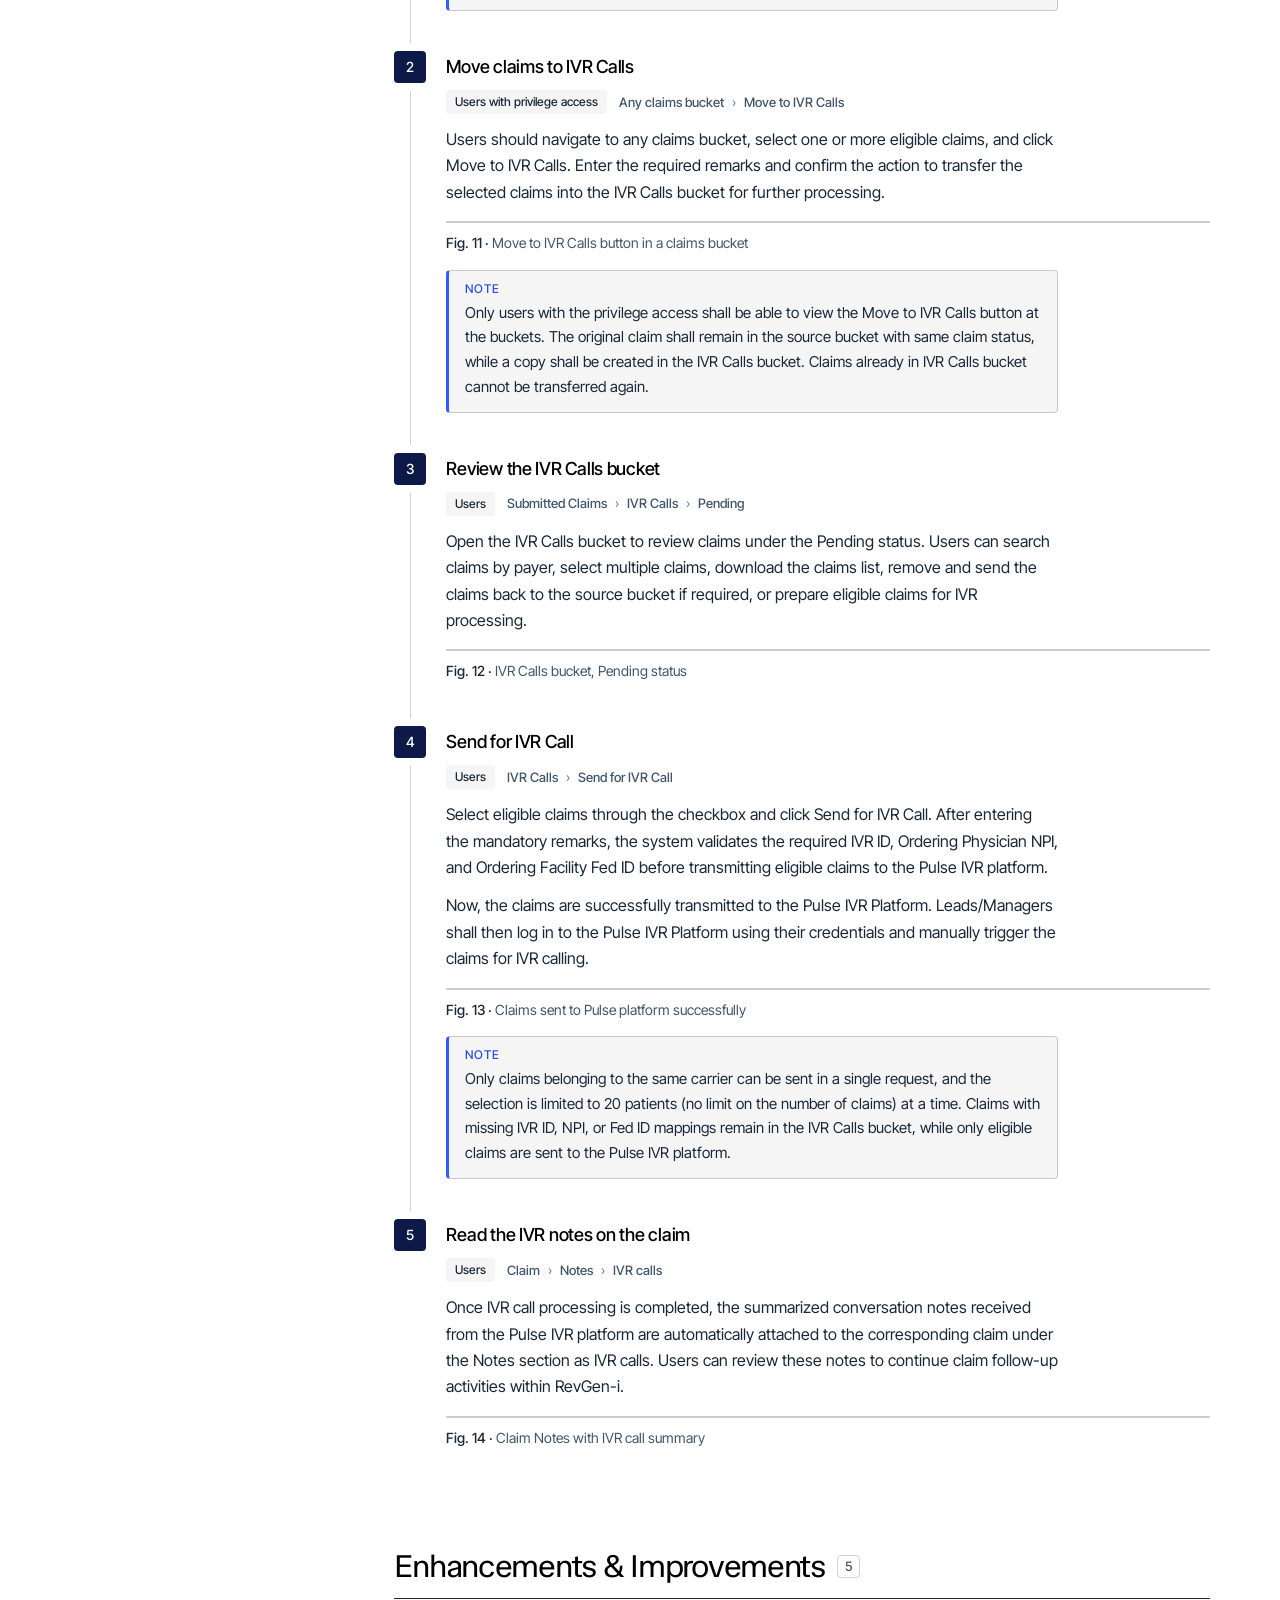
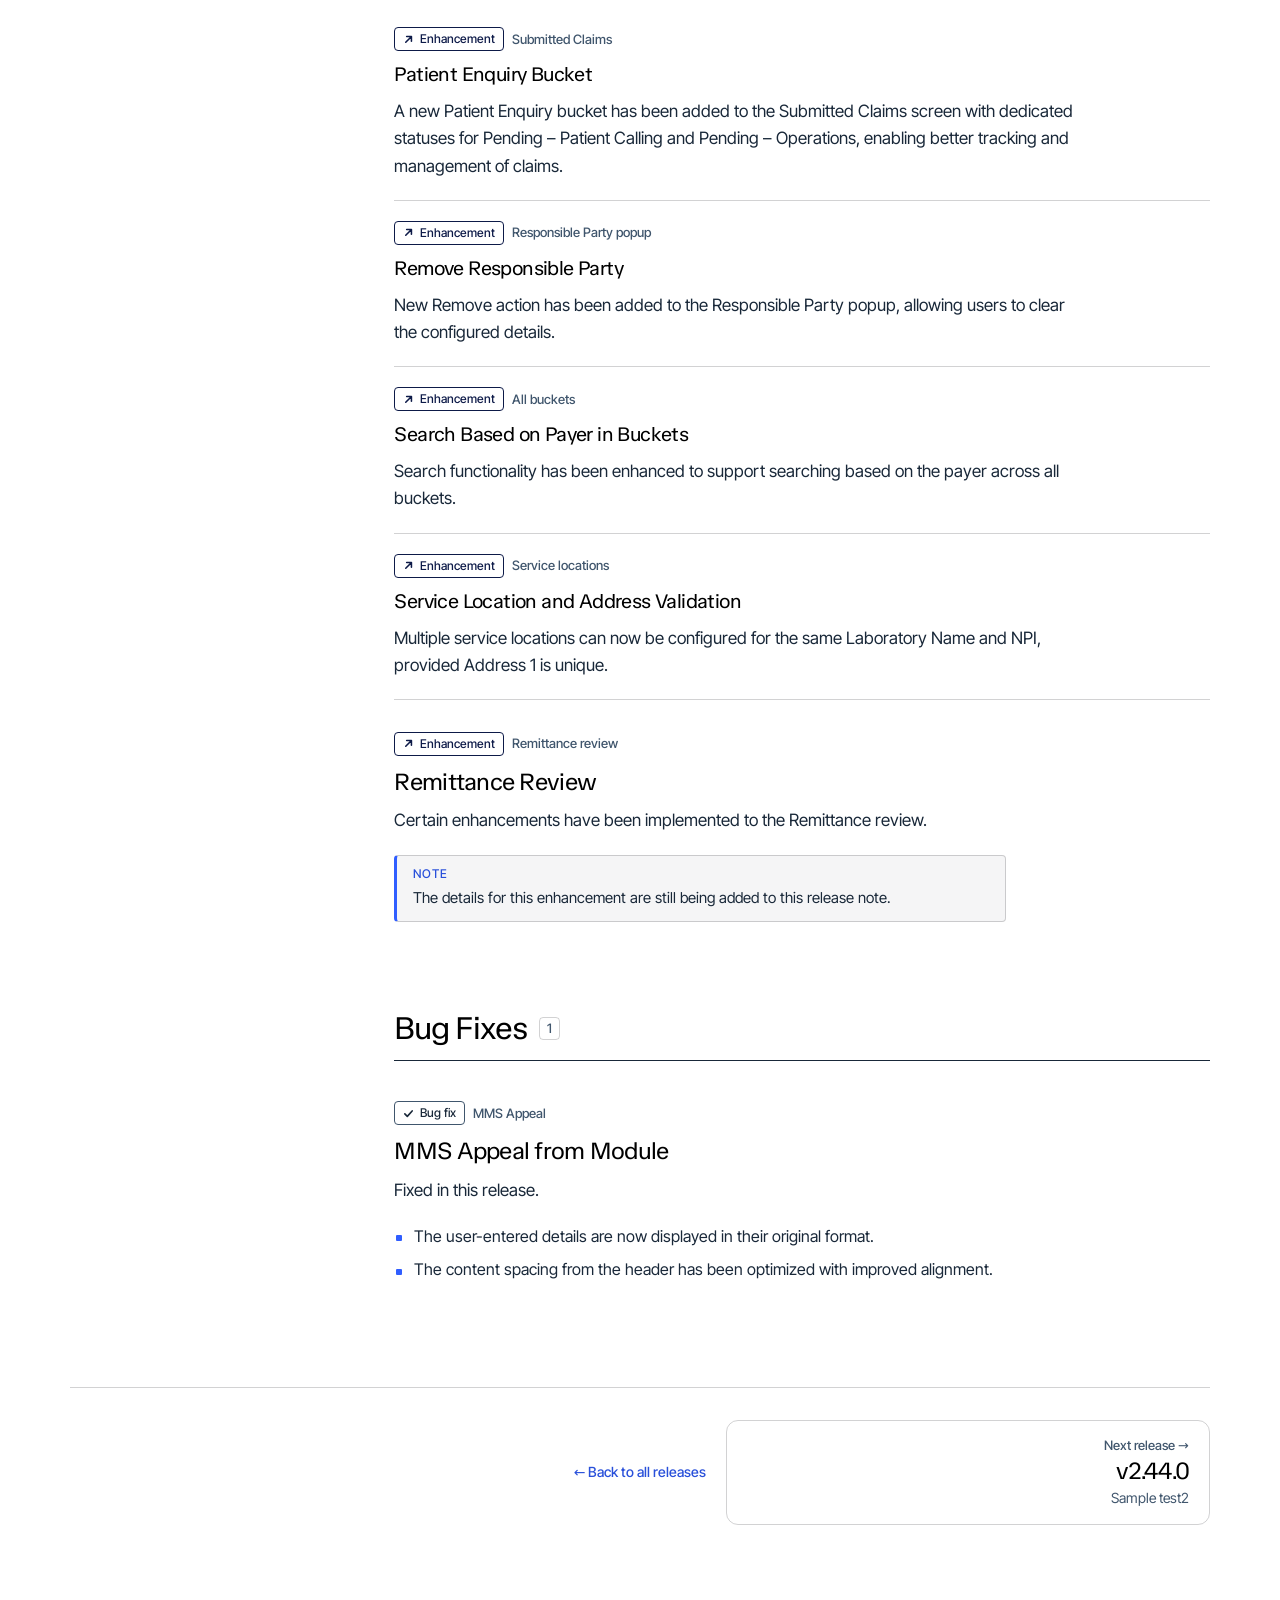
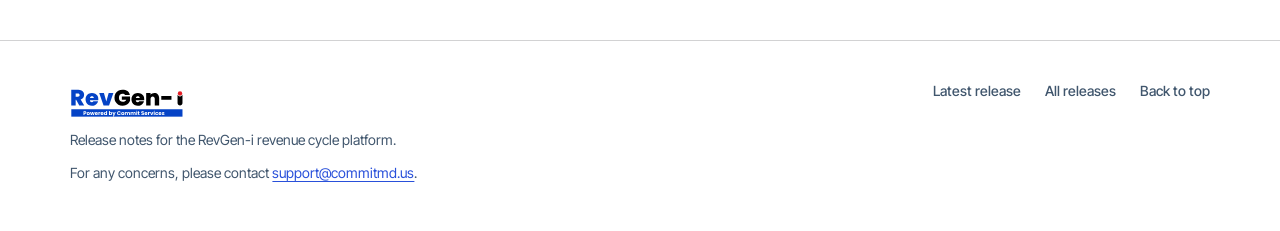
<file: release-notes/releases/v2.42.0/index.html>
<!doctype html>
<html lang="en">
<head>
<meta charset="utf-8">
<meta name="viewport" content="width=device-width, initial-scale=1">
<title>v2.42.0: FTE Production Tracker and AR Chatbot (IVR Calls) · RevGen-i Release Notes</title>
<meta name="description" content="Version 2.42.0 introduces the FTE Production Tracker and the AR Chatbot (IVR Calls), along with five enhancements and a bug fix.">
<meta property="og:type" content="article">
<meta property="og:site_name" content="RevGen-i Release Notes">
<meta property="og:title" content="RevGen-i v2.42.0: FTE Production Tracker and AR Chatbot (IVR Calls)">
<meta property="og:description" content="Version 2.42.0 introduces the FTE Production Tracker and the AR Chatbot (IVR Calls), along with five enhancements and a bug fix.">
<meta name="twitter:card" content="summary_large_image">
<link rel="canonical" href="https://gowthamr0506.github.io/RevGen-i/releases/v2.42.0/">
<meta property="og:url" content="https://gowthamr0506.github.io/RevGen-i/releases/v2.42.0/">
<meta property="og:image" content="https://gowthamr0506.github.io/RevGen-i/releases/v2.42.0/images/dash.webp">
<!--@head-->
<meta http-equiv="Content-Security-Policy" content="default-src 'self'; script-src 'self'; style-src 'self'; img-src 'self' data:; font-src 'self'; connect-src 'self'; object-src 'none'; base-uri 'none'; form-action 'none'">
<meta name="theme-color" content="#FFFFFF">
<link rel="icon" href="../../assets/images/favicon.svg" type="image/svg+xml">
<link rel="preload" href="../../assets/fonts/inter-tight-latin.woff2" as="font" type="font/woff2" crossorigin>
<link rel="preload" href="../../assets/fonts/tasa-orbiter-latin.woff2" as="font" type="font/woff2" crossorigin>
<link rel="stylesheet" href="../../assets/css/fonts.css">
<link rel="stylesheet" href="../../assets/css/portal.css">
<script src="../../assets/js/boot.js"></script>
<!--/@head-->
<script type="application/ld+json">{"@context":"https://schema.org","@type":"TechArticle","headline":"RevGen-i v2.42.0: FTE Production Tracker and AR Chatbot (IVR Calls)","description":"Version 2.42.0 introduces the FTE Production Tracker and the AR Chatbot (IVR Calls), along with five enhancements and a bug fix.","datePublished":"2026-08-15","dateModified":"2026-08-15","inLanguage":"en","about":{"@type":"SoftwareApplication","name":"RevGen-i","softwareVersion":"2.42.0"},"mainEntityOfPage":"https://gowthamr0506.github.io/RevGen-i/releases/v2.42.0/"}</script>
</head>
<body class="page-release" data-root="../../" data-version="2.42.0" data-status="published">
<!--@header-->
<a class="skip" href="#main">Skip to content</a>
<header class="site-header">
  <div class="wrap nav-in">
    <a class="brand" href="../../" aria-label="RevGen-i Release Notes, home">
      <img class="logo-img" src="../../assets/images/logo.svg" width="112" height="36" alt="RevGen-i, powered by Commit Services">
      <span class="brand-sep" aria-hidden="true"></span>
      <span class="brand-label">Release Notes</span>
    </a>
    <nav class="nav-links" aria-label="Primary">
      <a href="../../#latest">Latest release</a>
      <a href="../../releases/">All releases</a>
    </nav>
  </div>
</header>
<!--/@header-->
<main id="main" class="rel" data-version="2.42.0" data-status="published"><div class="wrap">
<nav class="crumbs" aria-label="Breadcrumb"><a href="../../">Release notes</a><span aria-hidden="true">&#8250;</span><a href="../../releases/">All releases</a><span aria-hidden="true">&#8250;</span><span aria-current="page">v2.42.0</span></nav>

<header class="rel-hero">
<div class="rel-meta"><span class="rel-ver">v2.42.0</span><time datetime="2026-08-15">August 15, 2026</time><span class="chip type-minor">Minor release</span><span class="chip featured"><span aria-hidden="true">&#9733;</span> Featured</span></div>
<h1 class="d">FTE Production Tracker and AR Chatbot (IVR Calls)</h1>
<p class="lead">Version 2.42.0 introduces the FTE Production Tracker and the AR Chatbot (IVR Calls), along with five enhancements and a bug fix.</p>
<div class="rel-actions"><a class="btn btn-outline btn-sm" href="interactive-walkthrough.html">Interactive walkthrough</a><button class="btn btn-outline btn-sm" type="button" data-copy-link>Copy link</button></div>
<ul class="rel-counts" aria-label="Changes in this release"><li><a class="count-tile cat-new-feature" href="#new-features"><span class="count-n">2</span><span class="count-l">New Features</span></a></li><li><a class="count-tile cat-enhancement" href="#enhancements-improvements"><span class="count-n">5</span><span class="count-l">Enhancements</span></a></li><li><a class="count-tile cat-bug-fix" href="#bug-fixes"><span class="count-n">1</span><span class="count-l">Bug fix</span></a></li></ul>
</header>
<div class="rel-body">
<details class="toc" open><summary>On this page</summary><nav aria-label="On this page"><ol><li><a href="#overview">Overview</a></li><li><a href="#new-features">New Features</a><ol><li><a href="#fte-production-tracker">FTE Production Tracker Module</a></li><li><a href="#ar-chatbot-ivr-calls">AR Chatbot Module (IVR Calls)</a></li></ol></li><li><a href="#enhancements-improvements">Enhancements & Improvements</a><ol><li><a href="#patient-enquiry-bucket">Patient Enquiry Bucket</a></li><li><a href="#remove-responsible-party">Remove Responsible Party</a></li><li><a href="#payer-search-in-buckets">Search Based on Payer in Buckets</a></li><li><a href="#service-location-validation">Service Location and Address Validation</a></li><li><a href="#remittance-review">Remittance Review</a></li></ol></li><li><a href="#bug-fixes">Bug Fixes</a><ol><li><a href="#mms-appeal-from-module">MMS Appeal from Module</a></li></ol></li></ol></nav></details>
<div class="rel-content">
<section class="rel-section" id="overview" aria-labelledby="overview-h"><h2 id="overview-h" class="d">Overview</h2><p class="overview-p">Version 2.42.0 delivers major enhancements with the introduction of two key modules: FTE Production Tracker and AR Chatbot (IVR Calls). These new capabilities are designed to automate productivity tracking, improve workforce performance visibility, and streamline IVR-based claim communication through seamless integration with the Pulse platform. Users will benefit from real-time productivity dashboards, configurable productivity targets, automated activity tracking, efficient IVR claim processing, and centralized access to IVR conversation notes.</p><p class="overview-p">By reducing manual effort and improving operational workflows, this release empowers users to monitor team productivity, manage claim follow-ups, and enhance overall operational efficiency across RevGen-i system.</p></section>
<section class="rel-section" id="new-features" aria-labelledby="new-features-h"><h2 id="new-features-h" class="d">New Features<span class="count" aria-label="2 items">2</span></h2><article class="item" id="fte-production-tracker"><header class="item-head"><div class="item-tags"><span class="chip cat-new-feature">New feature</span><span class="item-module">Productivity tracking</span><span class="chip aud"><span class="sr">For </span>Leads &amp; Managers</span><span class="chip aud"><span class="sr">For </span>FTE users</span></div><h3 class="d"><a class="anchor" href="#fte-production-tracker">FTE Production Tracker Module</a></h3></header><p class="item-summary">RevGen-i simplifies productivity monitoring by automatically tracking user activities across Demo, Claim Processing, Coding, and Payment Posting operations. Users can configure common and individual productivity targets, monitor real-time team and individual performance through interactive dashboards, and review historical productivity records with audit tracking, reducing manual effort and improving operational visibility.</p><div class="blocks"><ul class="list"><li>Activity is tracked automatically for the processes assigned to each user.</li><li>Common targets apply to everyone, and individual targets can override them per user.</li><li>Dashboards show real-time performance for teams and for individual users.</li><li>Target history keeps day-wise records and audit logs, with Excel and CSV export.</li></ul><h4 class="block-h">Steps to use the FTE Production Tracker Module</h4><ol class="steps"><li class="step" id="fte-production-tracker-step-1"><span class="step-n" aria-hidden="true">1</span><div class="step-main"><h4 class="step-title">Enable the Productivity Toggle</h4><div class="step-meta"><span class="chip aud"><span class="sr">For </span>All users</span><span class="path" aria-label="Menu path">Beside the Navigation menu</span></div><p>Upon logging into RevGen-i, users shall receive a Productivity Reminder pop-up whenever Productivity Tracking is disabled. Users should enable the Productivity Toggle available beside the Navigation menu to ensure their activities are considered for productivity calculations. The reminder continues to appear every five minutes until the toggle is enabled or the user selects Don’t Show Again.</p><div class="gallery gallery-2"><figure class="shot"><a class="shot-link" href="images/toggle.webp" data-lightbox data-caption="The Productivity Toggle"><img src="images/toggle.webp" alt="The Productivity Toggle beside the navigation menu in the RevGen-i header" width="1558" height="578" loading="lazy" decoding="async"><span class="shot-zoom" aria-hidden="true">Enlarge</span><span class="sr"> (opens enlarged image)</span></a><figcaption>The Productivity Toggle</figcaption></figure><figure class="shot"><a class="shot-link" href="images/reminder.webp" data-lightbox data-caption="The Productivity Reminder pop-up"><img src="images/reminder.webp" alt="The Productivity Reminder pop-up shown over a RevGen-i screen" width="1800" height="1375" loading="lazy" decoding="async"><span class="shot-zoom" aria-hidden="true">Enlarge</span><span class="sr"> (opens enlarged image)</span></a><figcaption>The Productivity Reminder pop-up</figcaption></figure></div><aside class="callout callout-note"><span class="callout-label">Note</span><p>Productivity calculations of a user begin only after the Productivity Toggle is enabled.</p></aside></div></li><li class="step" id="fte-production-tracker-step-2"><span class="step-n" aria-hidden="true">2</span><div class="step-main"><h4 class="step-title">Assign processes to each user</h4><div class="step-meta"><span class="chip aud"><span class="sr">For </span>Leads &amp; Managers</span><span class="path" aria-label="Menu path">Home<span class="sep" aria-hidden="true">&#8250;</span>System Settings<span class="sep" aria-hidden="true">&#8250;</span>Administrative Settings<span class="sep" aria-hidden="true">&#8250;</span>Users</span></div><p>Leads and Managers should navigate to Home → System Settings → Administrative Settings → Users and open the Add/Edit User window to assign applicable processes such as Demo, Claim Processing, Coding, and Payment Posting. The selected processes are used by the system to calculate productivity for each user.</p><figure class="shot"><a class="shot-link" href="images/users.webp" data-lightbox data-caption="Add/Edit User window"><img src="images/users.webp" alt="The Add User window with the Process drop-down open, listing Demo, Claim Process, Coding and Payment Posting" width="1800" height="1059" loading="lazy" decoding="async"><span class="shot-zoom" aria-hidden="true">Enlarge</span><span class="sr"> (opens enlarged image)</span></a><figcaption>Add/Edit User window</figcaption></figure><aside class="callout callout-note"><span class="callout-label">Note</span><p>Leads and Managers should mandatorily assign all applicable processes to each user within the account. Productivity shall be calculated only for the assigned processes. Any activity performed under an unassigned process shall not be considered for productivity calculations.</p></aside></div></li><li class="step" id="fte-production-tracker-step-3"><span class="step-n" aria-hidden="true">3</span><div class="step-main"><h4 class="step-title">Set common productivity targets</h4><div class="step-meta"><span class="chip aud"><span class="sr">For </span>Leads &amp; Managers</span><span class="path" aria-label="Menu path">Home<span class="sep" aria-hidden="true">&#8250;</span>System Settings<span class="sep" aria-hidden="true">&#8250;</span>Administrative Settings<span class="sep" aria-hidden="true">&#8250;</span>Productivity Target</span></div><p>Leads and Managers should now navigate to Home → System Settings → Administrative Settings → Productivity Target to configure common productivity targets for all users within the account. Leads and Managers can define Manual and Bulk targets for each process, which serve as the standard benchmarks for productivity calculations.</p><figure class="shot"><a class="shot-link" href="images/target.webp" data-lightbox data-caption="Productivity Target screen"><img src="images/target.webp" alt="The Productivity Target screen with Manual and Bulk targets for each process" width="1461" height="913" loading="lazy" decoding="async"><span class="shot-zoom" aria-hidden="true">Enlarge</span><span class="sr"> (opens enlarged image)</span></a><figcaption>Productivity Target screen</figcaption></figure><aside class="callout callout-note"><span class="callout-label">Note</span><p>The Productivity target setting window is accessible only by the users with privilege access.</p></aside></div></li><li class="step" id="fte-production-tracker-step-4"><span class="step-n" aria-hidden="true">4</span><div class="step-main"><h4 class="step-title">Review the target history</h4><div class="step-meta"><span class="chip aud"><span class="sr">For </span>Same screen as Step 3</span><span class="path" aria-label="Menu path">Productivity Target<span class="sep" aria-hidden="true">&#8250;</span>Productivity Target History</span></div><p>The lower section of the interface displays the Productivity Target History table, allowing users to review day-wise target configurations, audit logs, and historical records. Users can also filter target history by month and export the displayed records in Excel or CSV format.</p><figure class="shot"><a class="shot-link" href="images/history.webp" data-lightbox data-caption="Productivity Target History table"><img src="images/history.webp" alt="The Productivity Target History table with day-wise records, a month filter and export buttons" width="1800" height="347" loading="lazy" decoding="async"><span class="shot-zoom" aria-hidden="true">Enlarge</span><span class="sr"> (opens enlarged image)</span></a><figcaption>Productivity Target History table</figcaption></figure><aside class="callout callout-note"><span class="callout-label">Note</span><p>The system maintains only one target record per day. Any updates made on the same day modify the existing record instead of creating a new one.</p></aside></div></li><li class="step" id="fte-production-tracker-step-5"><span class="step-n" aria-hidden="true">5</span><div class="step-main"><h4 class="step-title">Configure individual targets</h4><div class="step-meta"><span class="chip aud"><span class="sr">For </span>Leads &amp; Managers</span><span class="path" aria-label="Menu path">Productivity Target<span class="sep" aria-hidden="true">&#8250;</span>Set by User</span></div><p>Using the Set by User toggle, Leads and Managers can configure Individual Productivity Targets for selected users. After searching and selecting a user, process-wise Manual and Bulk targets can be configured and activated using the Apply Individual Target checkbox overriding the Common Targets for that user.</p><figure class="shot"><a class="shot-link" href="images/individual.webp" data-lightbox data-caption="Individual Target Configuration"><img src="images/individual.webp" alt="The Individual Target Configuration screen with a selected user and process-wise targets" width="1461" height="1152" loading="lazy" decoding="async"><span class="shot-zoom" aria-hidden="true">Enlarge</span><span class="sr"> (opens enlarged image)</span></a><figcaption>Individual Target Configuration</figcaption></figure></div></li><li class="step" id="fte-production-tracker-step-6"><span class="step-n" aria-hidden="true">6</span><div class="step-main"><h4 class="step-title">Individual target history</h4><div class="step-meta"><span class="chip aud"><span class="sr">For </span>Same screen as Step 5</span><span class="path" aria-label="Menu path">Productivity Target<span class="sep" aria-hidden="true">&#8250;</span>Set by User<span class="sep" aria-hidden="true">&#8250;</span>Productivity Target History</span></div><p>The Individual Target Configuration screen also includes a Productivity Target History table that maintains day-wise records of active Individual Targets. Users can review audit logs, filter historical records by month, and export the displayed information in Excel or CSV formats for reporting purposes.</p><figure class="shot"><a class="shot-link" href="images/history.webp" data-lightbox data-caption="Productivity Target History table"><img src="images/history.webp" alt="The Productivity Target History table for individual targets" width="1800" height="347" loading="lazy" decoding="async"><span class="shot-zoom" aria-hidden="true">Enlarge</span><span class="sr"> (opens enlarged image)</span></a><figcaption>Productivity Target History table</figcaption></figure></div></li><li class="step" id="fte-production-tracker-step-7"><span class="step-n" aria-hidden="true">7</span><div class="step-main"><h4 class="step-title">Monitor team performance</h4><div class="step-meta"><span class="chip aud"><span class="sr">For </span>Leads &amp; Managers</span><span class="path" aria-label="Menu path">Home<span class="sep" aria-hidden="true">&#8250;</span>Utilities<span class="sep" aria-hidden="true">&#8250;</span>Productivity Dashboard</span></div><p>Leads and Managers shall navigate to Home → Utilities → Productivity Dashboard to monitor team performance. The dashboard displays key productivity metrics, user-wise performance, process-wise productivity breakdowns, performance rating legends, search and filter options, and Excel export functionality for comprehensive productivity analysis.</p><figure class="shot"><a class="shot-link" href="images/dash.webp" data-lightbox data-caption="Productivity Dashboard"><img src="images/dash.webp" alt="The Productivity Dashboard with summary tiles, a rating legend and a user-wise performance table" width="1800" height="1336" loading="lazy" decoding="async"><span class="shot-zoom" aria-hidden="true">Enlarge</span><span class="sr"> (opens enlarged image)</span></a><figcaption>Productivity Dashboard</figcaption></figure><aside class="callout callout-note"><span class="callout-label">Note</span><p>Users should have the privilege access to view the productivity dashboard. The productivity targets configured by the Leads and Managers, along with the corresponding claims achieved count for each individual user, shall be displayed.</p></aside></div></li><li class="step" id="fte-production-tracker-step-8"><span class="step-n" aria-hidden="true">8</span><div class="step-main"><h4 class="step-title">Review your own productivity</h4><div class="step-meta"><span class="chip aud"><span class="sr">For </span>Normal FTE users</span><span class="path" aria-label="Menu path">Home<span class="sep" aria-hidden="true">&#8250;</span>Utilities<span class="sep" aria-hidden="true">&#8250;</span>User Productivity Dashboard</span></div><p>Normal FTE users shall navigate to Home → Utilities → User Productivity Dashboard to review their individual productivity performance. The dashboard provides My Contribution, productivity achievements against configured targets, process-wise performance details, historical filters, and Excel export functionality.</p><figure class="shot"><a class="shot-link" href="images/userdash.webp" data-lightbox data-caption="User Productivity Dashboard"><img src="images/userdash.webp" alt="The User Productivity Dashboard showing My Contribution and achievements against targets" width="1800" height="1366" loading="lazy" decoding="async"><span class="shot-zoom" aria-hidden="true">Enlarge</span><span class="sr"> (opens enlarged image)</span></a><figcaption>User Productivity Dashboard</figcaption></figure><aside class="callout callout-note"><span class="callout-label">Note</span><p>The Normal FTE users should also have the privilege to access the User productivity dashboard.</p></aside></div></li></ol></div></article>
<article class="item" id="ar-chatbot-ivr-calls"><header class="item-head"><div class="item-tags"><span class="chip cat-new-feature">New feature</span><span class="item-module">IVR · Pulse platform</span><span class="chip aud"><span class="sr">For </span>Managers &amp; Leads</span><span class="chip aud"><span class="sr">For </span>Users with privilege access</span></div><h3 class="d"><a class="anchor" href="#ar-chatbot-ivr-calls">AR Chatbot Module (IVR Calls)</a></h3></header><p class="item-summary">RevGen-i enables users to seamlessly transfer eligible claims to the Pulse IVR platform for automated payer interactions while maintaining visibility of the claims within the system. The module validates required claim mappings, manages IVR call processing, and automatically retrieves summarized conversation notes into RevGen-i, improving claim follow-up efficiency while reducing manual effort.</p><div class="blocks"><ol class="list"><li>Move eligible claims from a claims bucket to the <strong>IVR Calls</strong> bucket, with remarks.</li><li>Send the validated claims to the <strong>Pulse</strong> IVR platform.</li><li>Leads and Managers trigger the IVR calls in Pulse.</li><li>The summarized call notes return to the claim automatically, under <strong>Notes › IVR calls</strong>.</li></ol><aside class="callout callout-note"><span class="callout-label">Note</span><p>The original claim stays in its source bucket while a copy is worked in IVR Calls.</p></aside><h4 class="block-h">Steps to use the AR Chatbot Module (IVR calls)</h4><ol class="steps"><li class="step" id="ar-chatbot-ivr-calls-step-1"><span class="step-n" aria-hidden="true">1</span><div class="step-main"><h4 class="step-title">Enable IVR Calls and map carriers</h4><div class="step-meta"><span class="chip aud"><span class="sr">For </span>Managers &amp; Leads</span><span class="path" aria-label="Menu path">Home<span class="sep" aria-hidden="true">&#8250;</span>System Settings<span class="sep" aria-hidden="true">&#8250;</span>Administrative Settings<span class="sep" aria-hidden="true">&#8250;</span>Accounts<span class="sep" aria-hidden="true">&#8250;</span>Carrier Masters</span></div><p>The Manager and Leads shall navigate to Home → System Settings → Administrative Settings → Accounts and enable the IVR Calls option. Next, navigate to Carrier Masters and map the appropriate IVR ID for each carrier. The mapped IVR IDs are used by the system while sending claims to the Pulse IVR platform.</p><figure class="shot"><a class="shot-link" href="images/carrier.webp" data-lightbox data-caption="Carrier Masters, IVR ID mapping"><img src="images/carrier.webp" alt="Carrier Masters with an IVR ID mapped for each carrier" width="1800" height="1329" loading="lazy" decoding="async"><span class="shot-zoom" aria-hidden="true">Enlarge</span><span class="sr"> (opens enlarged image)</span></a><figcaption>Carrier Masters, IVR ID mapping</figcaption></figure><aside class="callout callout-note"><span class="callout-label">Note</span><p>The IVR ID field in Carrier Masters shall remain read-only, and the IVR Calls bucket in the Submitted Claims screen shall not be visible until the IVR Calls option is enabled at the account masters.</p></aside></div></li><li class="step" id="ar-chatbot-ivr-calls-step-2"><span class="step-n" aria-hidden="true">2</span><div class="step-main"><h4 class="step-title">Move claims to IVR Calls</h4><div class="step-meta"><span class="chip aud"><span class="sr">For </span>Users with privilege access</span><span class="path" aria-label="Menu path">Any claims bucket<span class="sep" aria-hidden="true">&#8250;</span>Move to IVR Calls</span></div><p>Users should navigate to any claims bucket, select one or more eligible claims, and click Move to IVR Calls. Enter the required remarks and confirm the action to transfer the selected claims into the IVR Calls bucket for further processing.</p><figure class="shot"><a class="shot-link" href="images/move.webp" data-lightbox data-caption="Move to IVR Calls button in a claims bucket"><img src="images/move.webp" alt="A claims bucket with claims selected and the Move to IVR Calls button visible" width="1800" height="1312" loading="lazy" decoding="async"><span class="shot-zoom" aria-hidden="true">Enlarge</span><span class="sr"> (opens enlarged image)</span></a><figcaption>Move to IVR Calls button in a claims bucket</figcaption></figure><aside class="callout callout-note"><span class="callout-label">Note</span><p>Only users with the privilege access shall be able to view the Move to IVR Calls button at the buckets. The original claim shall remain in the source bucket with same claim status, while a copy shall be created in the IVR Calls bucket. Claims already in IVR Calls bucket cannot be transferred again.</p></aside></div></li><li class="step" id="ar-chatbot-ivr-calls-step-3"><span class="step-n" aria-hidden="true">3</span><div class="step-main"><h4 class="step-title">Review the IVR Calls bucket</h4><div class="step-meta"><span class="chip aud"><span class="sr">For </span>Users</span><span class="path" aria-label="Menu path">Submitted Claims<span class="sep" aria-hidden="true">&#8250;</span>IVR Calls<span class="sep" aria-hidden="true">&#8250;</span>Pending</span></div><p>Open the IVR Calls bucket to review claims under the Pending status. Users can search claims by payer, select multiple claims, download the claims list, remove and send the claims back to the source bucket if required, or prepare eligible claims for IVR processing.</p><figure class="shot"><a class="shot-link" href="images/ivrbucket.webp" data-lightbox data-caption="IVR Calls bucket, Pending status"><img src="images/ivrbucket.webp" alt="The IVR Calls bucket listing claims with Pending status" width="1800" height="953" loading="lazy" decoding="async"><span class="shot-zoom" aria-hidden="true">Enlarge</span><span class="sr"> (opens enlarged image)</span></a><figcaption>IVR Calls bucket, Pending status</figcaption></figure></div></li><li class="step" id="ar-chatbot-ivr-calls-step-4"><span class="step-n" aria-hidden="true">4</span><div class="step-main"><h4 class="step-title">Send for IVR Call</h4><div class="step-meta"><span class="chip aud"><span class="sr">For </span>Users</span><span class="path" aria-label="Menu path">IVR Calls<span class="sep" aria-hidden="true">&#8250;</span>Send for IVR Call</span></div><p>Select eligible claims through the checkbox and click Send for IVR Call. After entering the mandatory remarks, the system validates the required IVR ID, Ordering Physician NPI, and Ordering Facility Fed ID before transmitting eligible claims to the Pulse IVR platform.</p><p>Now, the claims are successfully transmitted to the Pulse IVR Platform. Leads/Managers shall then log in to the Pulse IVR Platform using their credentials and manually trigger the claims for IVR calling.</p><figure class="shot"><a class="shot-link" href="images/sent.webp" data-lightbox data-caption="Claims sent to Pulse platform successfully"><img src="images/sent.webp" alt="The confirmation that claims were sent to the Pulse platform successfully" width="1800" height="911" loading="lazy" decoding="async"><span class="shot-zoom" aria-hidden="true">Enlarge</span><span class="sr"> (opens enlarged image)</span></a><figcaption>Claims sent to Pulse platform successfully</figcaption></figure><aside class="callout callout-note"><span class="callout-label">Note</span><p>Only claims belonging to the same carrier can be sent in a single request, and the selection is limited to 20 patients (no limit on the number of claims) at a time. Claims with missing IVR ID, NPI, or Fed ID mappings remain in the IVR Calls bucket, while only eligible claims are sent to the Pulse IVR platform.</p></aside></div></li><li class="step" id="ar-chatbot-ivr-calls-step-5"><span class="step-n" aria-hidden="true">5</span><div class="step-main"><h4 class="step-title">Read the IVR notes on the claim</h4><div class="step-meta"><span class="chip aud"><span class="sr">For </span>Users</span><span class="path" aria-label="Menu path">Claim<span class="sep" aria-hidden="true">&#8250;</span>Notes<span class="sep" aria-hidden="true">&#8250;</span>IVR calls</span></div><p>Once IVR call processing is completed, the summarized conversation notes received from the Pulse IVR platform are automatically attached to the corresponding claim under the Notes section as IVR calls. Users can review these notes to continue claim follow-up activities within RevGen-i.</p><figure class="shot"><a class="shot-link" href="images/notes.webp" data-lightbox data-caption="Claim Notes with IVR call summary"><img src="images/notes.webp" alt="A claim with the Notes panel open, showing an IVR note that summarizes the call" width="1800" height="974" loading="lazy" decoding="async"><span class="shot-zoom" aria-hidden="true">Enlarge</span><span class="sr"> (opens enlarged image)</span></a><figcaption>Claim Notes with IVR call summary</figcaption></figure></div></li></ol></div></article></section>
<section class="rel-section" id="enhancements-improvements" aria-labelledby="enhancements-improvements-h"><h2 id="enhancements-improvements-h" class="d">Enhancements & Improvements<span class="count" aria-label="5 items">5</span></h2><article class="item item-compact" id="patient-enquiry-bucket"><header class="item-head"><div class="item-tags"><span class="chip cat-enhancement">Enhancement</span><span class="item-module">Submitted Claims</span></div><h3 class="d"><a class="anchor" href="#patient-enquiry-bucket">Patient Enquiry Bucket</a></h3></header><p class="item-summary">A new Patient Enquiry bucket has been added to the Submitted Claims screen with dedicated statuses for Pending – Patient Calling and Pending – Operations, enabling better tracking and management of claims.</p></article>
<article class="item item-compact" id="remove-responsible-party"><header class="item-head"><div class="item-tags"><span class="chip cat-enhancement">Enhancement</span><span class="item-module">Responsible Party popup</span></div><h3 class="d"><a class="anchor" href="#remove-responsible-party">Remove Responsible Party</a></h3></header><p class="item-summary">New Remove action has been added to the Responsible Party popup, allowing users to clear the configured details.</p></article>
<article class="item item-compact" id="payer-search-in-buckets"><header class="item-head"><div class="item-tags"><span class="chip cat-enhancement">Enhancement</span><span class="item-module">All buckets</span></div><h3 class="d"><a class="anchor" href="#payer-search-in-buckets">Search Based on Payer in Buckets</a></h3></header><p class="item-summary">Search functionality has been enhanced to support searching based on the payer across all buckets.</p></article>
<article class="item item-compact" id="service-location-validation"><header class="item-head"><div class="item-tags"><span class="chip cat-enhancement">Enhancement</span><span class="item-module">Service locations</span></div><h3 class="d"><a class="anchor" href="#service-location-validation">Service Location and Address Validation</a></h3></header><p class="item-summary">Multiple service locations can now be configured for the same Laboratory Name and NPI, provided Address 1 is unique.</p></article>
<article class="item" id="remittance-review"><header class="item-head"><div class="item-tags"><span class="chip cat-enhancement">Enhancement</span><span class="item-module">Remittance review</span></div><h3 class="d"><a class="anchor" href="#remittance-review">Remittance Review</a></h3></header><p class="item-summary">Certain enhancements have been implemented to the Remittance review.</p><div class="blocks"><aside class="callout callout-note"><span class="callout-label">Note</span><p>The details for this enhancement are still being added to this release note.</p></aside></div></article></section>
<section class="rel-section" id="bug-fixes" aria-labelledby="bug-fixes-h"><h2 id="bug-fixes-h" class="d">Bug Fixes<span class="count" aria-label="1 items">1</span></h2><article class="item" id="mms-appeal-from-module"><header class="item-head"><div class="item-tags"><span class="chip cat-bug-fix">Bug fix</span><span class="item-module">MMS Appeal</span></div><h3 class="d"><a class="anchor" href="#mms-appeal-from-module">MMS Appeal from Module</a></h3></header><p class="item-summary">Fixed in this release.</p><div class="blocks"><ul class="list"><li>The user-entered details are now displayed in their original format.</li><li>The content spacing from the header has been optimized with improved alignment.</li></ul></div></article></section>

</div>
</div>
<nav class="pager" aria-label="Release navigation" data-pager><a class="pager-all" href="../../releases/">&#8592; Back to all releases</a></nav>
</div></main>
<!--@footer-->
<footer class="site-footer">
  <div class="wrap foot-in">
    <div class="foot-brand">
      <img class="logo-img" src="../../assets/images/logo.svg" width="112" height="36" alt="RevGen-i, powered by Commit Services">
      <p>Release notes for the RevGen-i revenue cycle platform.</p>
      <p class="foot-contact">For any concerns, please contact <a href="mailto:support@commitmd.us">support@commitmd.us</a>.</p>
    </div>
    <nav class="foot-links" aria-label="Footer">
      <a href="../../#latest">Latest release</a>
      <a href="../../releases/">All releases</a>
      <a href="#main">Back to top</a>
    </nav>
  </div>
</footer>
<!--/@footer-->
<script src="../../assets/js/common.js" defer></script>
<script src="../../assets/js/release.js" defer></script>
</body>
</html>
</file>
<file: release-notes/assets/css/fonts.css>
/* Brand fonts from DESIGN.md, self-hosted: nothing is requested from Google or any other third party.
   TASA Orbiter (headlines) and Inter Tight (text), Latin subset, WOFF2. Both are SIL Open Font License 1.1;
   the licence texts sit next to the files in assets/fonts/. Characters outside this subset fall back to the
   next family in the stack (Inter, then the system font). Inter Tight is one variable file for weights 400-500. */
@font-face{
  font-family:"TASA Orbiter";font-style:normal;font-weight:400;font-display:swap;
  src:url("../fonts/tasa-orbiter-latin.woff2") format("woff2");
  unicode-range:U+0000-00FF,U+0131,U+0152-0153,U+02BB-02BC,U+02C6,U+02DA,U+02DC,U+0304,U+0308,U+0329,U+2000-206F,U+20AC,U+2122,U+2191,U+2193,U+2212,U+2215,U+FEFF,U+FFFD;
}
@font-face{
  font-family:"Inter Tight";font-style:normal;font-weight:400 500;font-display:swap;
  src:url("../fonts/inter-tight-latin.woff2") format("woff2");
  unicode-range:U+0000-00FF,U+0131,U+0152-0153,U+02BB-02BC,U+02C6,U+02DA,U+02DC,U+0304,U+0308,U+0329,U+2000-206F,U+20AC,U+2122,U+2191,U+2193,U+2212,U+2215,U+FEFF,U+FFFD;
}
</file>
<file: release-notes/assets/css/portal.css>
/* RevGen-i Release Notes portal. One stylesheet for every page.
   Tokens follow Auditing/DESIGN.md (white page, vivid blue for actions and highlights only, flat, 4px corners). */
:root{
  --bg:#FFFFFF;
  --ink:#000000; --ink-2:#192839; --ink-3:#40566D; --ink-4:#768EA7; /* ink-4: decoration only, never text */
  --line:#4345473D;
  --blue:#305EFF; --blue-hover:#2950DB; --navy:#0D1A48; --link:#2950DA;
  --wash:rgba(25,40,57,.045); --blue-wash:rgba(48,94,255,.08);
  --ok:#0E7A4F; --warn:#9A5B00;
  --r-sm:4px; --r-md:12px;
  --margin:clamp(20px,5.5vw,80px);
  --header-h:64px;
  --f-display:"TASA Orbiter","TASA Orbiter Display Regular","Inter Tight","Inter",system-ui,-apple-system,"Segoe UI",Roboto,sans-serif;
  --f-body:"Inter Tight","Inter",system-ui,-apple-system,"Segoe UI",Roboto,sans-serif;
  --ease:cubic-bezier(.2,.7,.2,1);
}
*,*::before,*::after{box-sizing:border-box}
*{margin:0}
[hidden]{display:none!important}
html{-webkit-text-size-adjust:100%;scroll-padding-top:calc(var(--header-h) + 24px);scroll-behavior:smooth}
body{background:var(--bg);color:var(--ink);font:400 16px/1.5 var(--f-body);-webkit-font-smoothing:antialiased;text-rendering:optimizeLegibility;overflow-x:hidden}
img{display:block;max-width:100%;height:auto}
ul,ol{padding:0;list-style:none}
button,input,select{font:inherit;color:inherit}
button{cursor:pointer;background:none;border:0;padding:0}
a{color:var(--link);text-decoration:none}
p a,ul.list a,ol.list a{text-decoration:underline;text-underline-offset:3px;text-decoration-thickness:1px}
.btn,.card h3 a,.row-main h3 a,.card-go{text-decoration:none}
code{font:500 .9em ui-monospace,SFMono-Regular,Consolas,monospace;background:var(--wash);border:1px solid var(--line);border-radius:3px;padding:.05em .35em}
kbd{font:500 12px/1 var(--f-body);border:1px solid var(--line);border-radius:3px;padding:3px 6px;color:var(--ink-3);background:#fff}
:focus-visible{outline:2px solid var(--blue);outline-offset:2px;border-radius:var(--r-sm)}
::selection{background:var(--blue);color:#fff}
.wrap{width:min(1280px,100% - 2*var(--margin));margin-inline:auto}
.sr{position:absolute;width:1px;height:1px;overflow:hidden;clip:rect(0 0 0 0);white-space:nowrap}
.nowrap{white-space:nowrap}
.skip{position:absolute;left:12px;top:-60px;z-index:100;background:var(--navy);color:#fff;padding:10px 14px;border-radius:var(--r-sm);transition:top .15s}
.skip:focus{top:12px}

/* ---------- type ---------- */
.d{font-family:var(--f-display);font-weight:400;letter-spacing:-.04em;font-synthesis:none}
h1.d{font-size:clamp(34px,4.4vw,56px);line-height:1}
h2.d{font-size:clamp(26px,2.6vw,32px);line-height:1.13}
h3.d{font-size:clamp(20px,1.9vw,24px);line-height:1.15;letter-spacing:-.03em}
.lead{font:400 18px/1.55 var(--f-display);letter-spacing:-.01em;color:var(--ink-3)}
.eyebrow{display:inline-flex;align-items:center;gap:10px;font:500 14px/1.43 var(--f-body);letter-spacing:-.01em;color:var(--ink-3)}
.dot{width:8px;height:8px;border-radius:50%;background:var(--blue);position:relative;flex:none}
.dot::after{content:"";position:absolute;inset:-4px;border-radius:50%;border:1.5px solid var(--blue);opacity:0;animation:ping 2.6s var(--ease) infinite}
@keyframes ping{0%{transform:scale(.4);opacity:.7}80%,100%{transform:scale(1.3);opacity:0}}

/* ---------- buttons, chips ---------- */
.btn{display:inline-flex;align-items:center;justify-content:center;gap:8px;height:44px;padding:0 20px;border-radius:var(--r-sm);font:500 14px/1 var(--f-body);letter-spacing:-.01em;border:1px solid transparent;transition:background .2s,border-color .2s,color .2s,transform .2s var(--ease);white-space:nowrap}
.btn:active{transform:translateY(1px)}
.btn-primary{background:var(--blue);color:#fff}
.btn-primary:hover{background:var(--blue-hover)}
.btn-outline{border-color:var(--line);color:var(--ink);background:var(--bg)}
.btn-outline:hover{border-color:var(--ink-2);background:var(--wash)}
.btn-light{border-color:rgba(255,255,255,.34);color:#fff}
.btn-light:hover{border-color:#fff;background:rgba(255,255,255,.08)}
.btn-sm{height:34px;padding:0 12px;font-size:13px}
.btn-glyph{font-size:9px}
.btn .arr{display:inline-block;transition:transform .25s var(--ease)}
.btn:hover .arr,.link:hover .arr{transform:translateX(3px)}
.link{display:inline-flex;align-items:center;gap:6px;font:500 14px/1.43 var(--f-body);color:var(--link)}
.link:hover{text-decoration:underline;text-underline-offset:3px}

.chip{display:inline-flex;align-items:center;gap:6px;height:24px;padding:0 8px;border-radius:var(--r-sm);font:500 12px/1 var(--f-body);border:1px solid var(--line);color:var(--ink-2);white-space:nowrap;background:var(--bg)}
.chip::before{content:none}
/* categories: colour AND an icon AND a label, so they never rely on colour alone */
.chip[class*="cat-"]::before{content:"";width:11px;height:11px;background:currentColor;-webkit-mask:var(--icon) center/contain no-repeat;mask:var(--icon) center/contain no-repeat}
.cat-new-feature{--icon:url("data:image/svg+xml,%3Csvg xmlns='http://www.w3.org/2000/svg' viewBox='0 0 12 12' fill='none'%3E%3Cpath d='M6 1.5v9M1.5 6h9' stroke='%23000' stroke-width='1.8' stroke-linecap='round'/%3E%3C/svg%3E")}
.cat-enhancement{--icon:url("data:image/svg+xml,%3Csvg xmlns='http://www.w3.org/2000/svg' viewBox='0 0 12 12' fill='none'%3E%3Cpath d='M3 9l6-6M4 2.8h5.2V8' stroke='%23000' stroke-width='1.7' stroke-linecap='round' stroke-linejoin='round'/%3E%3C/svg%3E")}
.cat-improvement{--icon:url("data:image/svg+xml,%3Csvg xmlns='http://www.w3.org/2000/svg' viewBox='0 0 12 12' fill='none'%3E%3Cpath d='M2 6.8L6 2.8l4 4M2 10.2L6 6.2l4 4' stroke='%23000' stroke-width='1.6' stroke-linecap='round' stroke-linejoin='round'/%3E%3C/svg%3E")}
.cat-bug-fix{--icon:url("data:image/svg+xml,%3Csvg xmlns='http://www.w3.org/2000/svg' viewBox='0 0 12 12' fill='none'%3E%3Cpath d='M2 6.4l2.7 2.7L10 3.2' stroke='%23000' stroke-width='1.8' stroke-linecap='round' stroke-linejoin='round'/%3E%3C/svg%3E")}
.chip.cat-new-feature{background:var(--blue);border-color:var(--blue);color:#fff}
.chip.cat-enhancement{border-color:var(--navy);color:var(--navy)}
.chip.cat-improvement{border-color:rgba(41,80,218,.5);color:var(--link);background:var(--blue-wash)}
.chip.cat-bug-fix{border-color:var(--ink-3);color:var(--ink-2)}
.chip.type-major{background:var(--navy);border-color:var(--navy);color:#fff}
.chip.type-minor{border-color:var(--ink-3);color:var(--ink-2)}
.chip.type-patch{border-style:dashed;border-color:var(--ink-3);color:var(--ink-3)}
.chip.featured{border-color:var(--blue);color:var(--link)}
.chip.draft{border-color:var(--warn);color:var(--warn);background:#fff8ec}
.chip.sample{border-style:dashed;border-color:var(--ink-3);color:var(--ink-3);background:var(--wash)}
.chip.aud{background:var(--wash);border-color:transparent;color:var(--ink-2)}
.chip.latest{background:var(--blue);border-color:var(--blue);color:#fff}
.chip.latest i{width:6px;height:6px;border-radius:50%;background:#fff;display:block}
.chip.on-dark{background:transparent;border-color:rgba(255,255,255,.34);color:#fff}
.chip.on-dark.type-major{background:#fff;color:var(--navy);border-color:#fff}

/* ---------- header / footer ---------- */
.site-header{position:sticky;top:0;z-index:50;background:var(--bg);border-bottom:1px solid var(--line)}
.nav-in{height:var(--header-h);display:flex;align-items:center;justify-content:space-between;gap:20px}
.brand{display:inline-flex;align-items:center;gap:14px;color:var(--ink);min-width:0}
.logo-img{display:block;flex:none;height:36px;width:auto} /* the official RevGen-i logo (assets/images/logo.svg), never redrawn */
.brand-sep{width:1px;height:28px;background:var(--line)}
.brand-label{font:400 18px/1 var(--f-display);letter-spacing:-.03em;white-space:nowrap}
.nav-links{display:flex;align-items:center;gap:4px}
.nav-links a{position:relative;height:36px;display:inline-flex;align-items:center;padding:0 12px;border-radius:var(--r-sm);font:500 14px/1 var(--f-body);letter-spacing:-.01em;color:var(--ink-3);transition:color .2s,background .2s}
.nav-links a:hover{color:var(--ink);background:var(--wash)}
.nav-links a[aria-current="page"]{color:var(--ink)}
.nav-links a[aria-current="page"]::after{content:"";position:absolute;left:12px;right:12px;bottom:-14px;height:2px;background:var(--blue)}
.nav-links a{white-space:nowrap}
@media (max-width:640px){.brand-sep,.brand-label{display:none}.nav-links a{padding:0 8px}}
@media (max-width:480px){.nav-links a:first-child{display:none}.logo-img{height:32px}} /* the hero has its own "latest release" button */

.site-footer{margin-top:clamp(72px,9vw,120px);border-top:1px solid var(--line);padding:40px 0 48px}
.foot-in{display:flex;flex-wrap:wrap;justify-content:space-between;gap:28px}
.foot-brand p{margin-top:12px;color:var(--ink-3);font-size:14px}
.foot-links{display:flex;flex-wrap:wrap;gap:6px 24px;align-self:flex-start}
.foot-links a{font:500 14px/1.43 var(--f-body);color:var(--ink-3)}
.foot-links a:hover{color:var(--ink)}

/* ---------- hero (landing + archive) ---------- */
.hero{position:relative;padding:clamp(48px,7vw,96px) 0 clamp(36px,5vw,56px)}
.hero::before{content:"";position:absolute;inset:0 0 auto 0;height:100%;background-image:radial-gradient(var(--line) 1px,transparent 1.2px);background-size:22px 22px;opacity:.5;-webkit-mask-image:radial-gradient(70% 90% at 22% 20%,#000 0,transparent 100%);mask-image:radial-gradient(70% 90% at 22% 20%,#000 0,transparent 100%);pointer-events:none}
.hero-in{position:relative;max-width:820px}
.hero h1{margin:18px 0 20px}
.hero .lead{max-width:680px}
.hero .cta{display:flex;flex-wrap:wrap;gap:10px;margin-top:28px}
.hero-compact{padding:clamp(32px,5vw,64px) 0 clamp(20px,3vw,32px)}
.hero-compact h1{margin:18px 0 14px}
.hero-in > *{opacity:0;animation:fadeUp .7s var(--ease) forwards}
.hero-in > :nth-child(2){animation-delay:.07s}.hero-in > :nth-child(3){animation-delay:.14s}.hero-in > :nth-child(4){animation-delay:.21s}
@keyframes fadeUp{from{opacity:0;transform:translateY(12px)}to{opacity:1;transform:none}}
.crumbs{display:flex;flex-wrap:wrap;align-items:center;gap:8px;font:500 14px/1.4 var(--f-body);color:var(--ink-3);margin-bottom:6px}
.crumbs a{color:var(--ink-3)}
.crumbs a:hover{color:var(--ink);text-decoration:underline;text-underline-offset:3px}
.crumbs [aria-current]{color:var(--ink)}

/* ---------- latest release spotlight ---------- */
.spot-sec{padding-bottom:clamp(56px,7vw,96px)}
.spot{display:grid;grid-template-columns:minmax(0,1.05fr) minmax(0,.95fr);background:var(--navy);color:#fff;border-radius:var(--r-md);overflow:hidden}
.spot-main{padding:clamp(28px,4vw,56px);display:flex;flex-direction:column;align-items:flex-start;gap:18px}
.spot-top{display:flex;flex-wrap:wrap;align-items:center;gap:8px}
.spot-ver{font:400 clamp(48px,6.4vw,76px)/1 var(--f-display);letter-spacing:-.045em}
.spot-date{font:500 15px/1.4 var(--f-body);color:rgba(255,255,255,.78)}
.spot h3{font:400 clamp(24px,2.5vw,32px)/1.13 var(--f-display);letter-spacing:-.04em}
.spot-sum{color:rgba(255,255,255,.8);font-size:17px;line-height:1.55;max-width:56ch}
.spot-tiles{display:flex;flex-wrap:wrap;gap:10px;margin-top:2px}
.spot-tile{display:flex;flex-direction:column;gap:4px;min-width:104px;padding:12px 16px;border:1px solid rgba(255,255,255,.22);border-radius:var(--r-sm);color:#fff;transition:border-color .2s,background .2s}
.spot-tile:hover{border-color:#fff;background:rgba(255,255,255,.07)}
.spot-tile b{font:400 30px/1 var(--f-display);letter-spacing:-.03em}
.spot-tile span{font-size:13px;color:rgba(255,255,255,.78)}
.spot-cta{display:flex;flex-wrap:wrap;gap:10px;margin-top:8px}
.spot-media{display:flex;align-items:center;padding:clamp(20px,3vw,40px) clamp(20px,3vw,40px) clamp(20px,3vw,40px) 0}
.spot-shot{display:block;width:100%;border:1px solid rgba(255,255,255,.22);border-radius:8px;overflow:hidden;background:#fff}
.spot-shot img{width:100%;aspect-ratio:4/3;object-fit:cover;object-position:top left;transition:transform .6s var(--ease)}
.spot-shot:hover img{transform:scale(1.02)}
.spot.no-media{grid-template-columns:1fr}
.spot-skel{height:380px;border-radius:var(--r-md);background:var(--wash);animation:pulse 1.4s ease-in-out infinite}
@keyframes pulse{50%{opacity:.55}}
.spot-empty{border:1px dashed var(--line);border-radius:var(--r-md);padding:48px 24px;text-align:center;color:var(--ink-3)}
@media (max-width:900px){.spot{grid-template-columns:1fr}.spot-media{padding:0 clamp(20px,3vw,40px) clamp(24px,4vw,40px)}}

/* ---------- sections, toolbar ---------- */
.sec{padding-top:8px}
.sec-tight{padding-top:0}
.sec-head{display:flex;flex-wrap:wrap;align-items:baseline;justify-content:space-between;gap:8px 16px;margin-bottom:24px}
.sec-head .link{white-space:nowrap}
.toolbar{display:grid;grid-template-columns:minmax(220px,1fr) 160px auto;gap:10px;align-items:center}
.search{position:relative;display:flex;align-items:center;height:44px;border:1px solid var(--line);border-radius:var(--r-sm);background:var(--bg);padding:0 12px;gap:10px;color:var(--ink-3);transition:border-color .2s}
.search:focus-within{border-color:var(--blue);color:var(--blue)}
.search input{flex:1;min-width:0;height:100%;border:0;outline:0;background:transparent;color:var(--ink);font-size:15px}
.search input::placeholder{color:var(--ink-3);opacity:.85}
.search input::-webkit-search-cancel-button{cursor:pointer}
.select{position:relative;display:block}
.select select{appearance:none;width:100%;height:44px;padding:0 36px 0 12px;border:1px solid var(--line);border-radius:var(--r-sm);background:var(--bg);font-size:15px;cursor:pointer}
.select::after{content:"";position:absolute;right:14px;top:50%;width:7px;height:7px;border:solid var(--ink-3);border-width:0 1.5px 1.5px 0;transform:translateY(-70%) rotate(45deg);pointer-events:none}
.select select:focus-visible{outline-offset:0}
.check{display:inline-flex;align-items:center;gap:8px;height:44px;padding:0 4px;font:500 14px/1 var(--f-body);color:var(--ink-2);cursor:pointer;white-space:nowrap}
.check input{width:16px;height:16px;accent-color:var(--blue);margin:0}
.fchips{grid-column:1/-1;display:flex;flex-wrap:wrap;gap:8px}
.fchip{display:inline-flex;align-items:center;gap:8px;height:36px;padding:0 12px;border:1px solid var(--line);border-radius:var(--r-sm);font:500 14px/1 var(--f-body);color:var(--ink-2);background:var(--bg);transition:border-color .2s,background .2s,color .2s}
.fchip:hover{border-color:var(--ink-2)}
.fchip em{font-style:normal;font-size:12px;color:var(--ink-3);min-width:16px;text-align:center;border-radius:3px;background:var(--wash);padding:2px 5px}
.fchip[aria-pressed="true"]{background:var(--navy);border-color:var(--navy);color:#fff}
.fchip[aria-pressed="true"] em{background:rgba(255,255,255,.18);color:#fff}
.result-count{margin:20px 0 16px;font:500 14px/1.4 var(--f-body);color:var(--ink-3)}
@media (max-width:760px){.toolbar{grid-template-columns:1fr 1fr}.search{grid-column:1/-1}}

/* ---------- release cards (landing) ---------- */
.cards{display:grid;grid-template-columns:repeat(auto-fill,minmax(min(100%,340px),1fr));gap:20px}
.card{position:relative;display:flex;flex-direction:column;gap:14px;padding:24px;border:1px solid var(--line);border-radius:var(--r-md);background:var(--bg);transition:border-color .25s,transform .25s var(--ease)}
.card:hover{border-color:var(--ink-2);transform:translateY(-2px)}
.card:has(h3 a:focus-visible),.row:has(h3 a:focus-visible){outline:2px solid var(--blue);outline-offset:2px}
.card h3 a:focus-visible,.row-main h3 a:focus-visible{outline:none}
.card-top{display:flex;align-items:baseline;justify-content:space-between;gap:12px}
.card-ver{font:400 30px/1 var(--f-display);letter-spacing:-.04em;color:var(--ink)}
.card-date{font:500 13px/1.3 var(--f-body);color:var(--ink-3);white-space:nowrap}
.card-flags{display:flex;flex-wrap:wrap;gap:6px;min-height:24px}
.card h3{font:400 20px/1.2 var(--f-display);letter-spacing:-.02em}
.card h3 a{color:var(--ink)}
.card h3 a::after{content:"";position:absolute;inset:0;border-radius:var(--r-md)} /* whole card is the link */
.card-sum{color:var(--ink-3);font-size:15px;line-height:1.5;display:-webkit-box;-webkit-line-clamp:3;-webkit-box-orient:vertical;overflow:hidden}
.card-match{font-size:13px;line-height:1.45;color:var(--ink-3);border-left:2px solid var(--blue);padding-left:10px}
.card-match b{font-weight:500;color:var(--ink)}
.card-cats{display:flex;flex-wrap:wrap;gap:6px;margin-top:auto}
.card-go{display:inline-flex;align-items:center;gap:6px;font:500 14px/1.4 var(--f-body);color:var(--link)}
.card:hover .card-go .arr{transform:translateX(3px)}
.card-go .arr{transition:transform .25s var(--ease)}
.card-foot{display:flex;align-items:center;justify-content:space-between;gap:12px}
/* "Download PDF" on a card or row: sits above the stretched card link so it can be clicked on its own */
.pdf-mini{position:relative;z-index:2;display:inline-flex;align-items:center;height:28px;padding:0 10px;border:1px solid var(--line);border-radius:var(--r-sm);background:var(--bg);font:500 12px/1 var(--f-body);letter-spacing:-.01em;color:var(--ink-2);cursor:pointer;white-space:nowrap;transition:border-color .2s,background .2s}
.pdf-mini:hover{border-color:var(--ink-2);background:var(--wash);color:var(--ink)}
.pdf-mini:focus-visible{outline:2px solid var(--blue);outline-offset:2px}
.btn[aria-busy=true],.pdf-mini[aria-busy=true]{opacity:.6;cursor:progress;pointer-events:none}
.more{display:flex;justify-content:center;margin-top:28px}
.empty,.load-error{border:1px dashed var(--line);border-radius:var(--r-md);padding:40px 24px;text-align:center;color:var(--ink-3)}
.empty p+p{margin:6px 0 16px}
.load-error{text-align:left;color:var(--ink-2)}
.load-error code{white-space:nowrap}

/* ---------- archive (grouped by year) ---------- */
.archive{display:flex;flex-direction:column;gap:40px}
.year-head{display:flex;align-items:baseline;gap:12px;padding-bottom:12px;border-bottom:1px solid var(--ink-2)}
.year-head h2{font:400 32px/1 var(--f-display);letter-spacing:-.04em}
.year-head span{font:500 14px/1 var(--f-body);color:var(--ink-3)}
.row{position:relative;display:grid;grid-template-columns:96px 150px minmax(0,1fr) auto 20px;align-items:center;gap:8px 20px;padding:18px 8px;border-bottom:1px solid var(--line);transition:background .2s}
.row:hover{background:var(--wash)}
.row-ver{font:400 24px/1 var(--f-display);letter-spacing:-.04em}
.row-date{font:500 14px/1.3 var(--f-body);color:var(--ink-3)}
.row-main h3{font:500 16px/1.35 var(--f-body);letter-spacing:-.01em}
.row-main h3 a{color:var(--ink)}
.row-main h3 a::after{content:"";position:absolute;inset:0}
.row-main p{margin-top:2px;font-size:14px;line-height:1.45;color:var(--ink-3);display:-webkit-box;-webkit-line-clamp:2;-webkit-box-orient:vertical;overflow:hidden}
.row-chips{display:flex;flex-wrap:wrap;justify-content:flex-end;gap:6px;max-width:340px}
.row-arr{color:var(--ink-3);transition:transform .25s var(--ease),color .2s}
.row:hover .row-arr{transform:translateX(3px);color:var(--blue)}
@media (max-width:900px){
  .row{grid-template-columns:auto 1fr auto;grid-template-areas:"v d a" "m m m" "c c c"}
  .row-ver{grid-area:v}.row-date{grid-area:d}.row-arr{grid-area:a}.row-main{grid-area:m}.row-chips{grid-area:c;justify-content:flex-start;max-width:none}
}

/* ---------- release page ---------- */
.rel{padding-top:24px}
.banner{margin:8px 0 0;padding:12px 16px;border:1px solid var(--line);border-left-width:3px;border-radius:var(--r-sm);font-size:14px;background:var(--wash)}
.banner-draft{border-left-color:var(--warn);background:#fff8ec}
.banner-sample{border-left-color:var(--ink-3)}
.rel-hero{padding:28px 0 36px;border-bottom:1px solid var(--line)}
.rel-meta{display:flex;flex-wrap:wrap;align-items:center;gap:10px 12px;margin-bottom:18px}
.rel-ver{font:400 clamp(32px,4vw,44px)/1 var(--f-display);letter-spacing:-.045em;margin-right:6px}
.rel-meta time{font:500 15px/1 var(--f-body);color:var(--ink-3);margin-right:6px}
.rel-hero h1{max-width:min(100%,900px);margin-bottom:18px}
.rel-hero .lead{max-width:70ch}
.rel-actions{display:flex;flex-wrap:wrap;gap:10px;margin-top:24px}
.rel-counts{display:flex;flex-wrap:wrap;gap:10px;margin-top:28px}
.count-tile{display:flex;align-items:baseline;gap:10px;padding:12px 16px;border:1px solid var(--line);border-radius:var(--r-sm);color:var(--ink);transition:border-color .2s,background .2s}
.count-tile:hover{border-color:var(--ink-2);background:var(--wash)}
.count-n{font:400 28px/1 var(--f-display);letter-spacing:-.03em}
.count-l{font:500 14px/1 var(--f-body);color:var(--ink-2)}
.count-tile.cat-new-feature{border-color:var(--blue)}
.count-tile.cat-new-feature .count-n{color:var(--blue)}

.rel-body{display:grid;grid-template-columns:260px minmax(0,1fr);gap:clamp(32px,5vw,72px);padding-top:40px;align-items:start}
.toc{position:sticky;top:calc(var(--header-h) + 24px);max-height:calc(100vh - var(--header-h) - 48px);overflow:auto;font-size:14px}
.toc summary{font:500 12px/1 var(--f-body);text-transform:uppercase;letter-spacing:.08em;color:var(--ink-3);margin-bottom:14px;list-style:none;cursor:default}
.toc summary::-webkit-details-marker{display:none}
.toc ol ol{margin:4px 0 10px;border-left:1px solid var(--line)}
.toc a{display:block;color:var(--ink-3);padding:5px 10px;border-left:2px solid transparent;margin-left:-1px;line-height:1.35;transition:color .2s,border-color .2s}
.toc > nav > ol > li > a{font-weight:500;color:var(--ink-2)}
.toc a:hover{color:var(--ink)}
.toc a.on{color:var(--link);border-left-color:var(--blue)}
@media (max-width:1100px){
  .rel-body{grid-template-columns:1fr;gap:28px}
  .toc{position:static;max-height:none;border:1px solid var(--line);border-radius:var(--r-sm);padding:12px 14px}
  .toc summary{cursor:pointer;margin:0;display:flex;justify-content:space-between;align-items:center}
  .toc summary::after{content:"+";font-size:18px;line-height:1}
  .toc[open] summary::after{content:"\2212"}
  .toc[open] summary{margin-bottom:10px}
}
.rel-content{counter-reset:fig;min-width:0;max-width:880px}
.rel-section+.rel-section{margin-top:56px}
.rel-section>h2{display:flex;align-items:center;gap:12px;padding-bottom:14px;border-bottom:1px solid var(--ink-2);margin-bottom:8px}
.count{font:500 13px/1 var(--f-body);letter-spacing:0;color:var(--ink-3);border:1px solid var(--line);border-radius:var(--r-sm);padding:4px 7px}
.overview-p{margin-top:16px;font-size:17px;line-height:1.65;color:var(--ink-2)}
.item{padding:32px 0;border-bottom:1px solid var(--line)}
.item:last-child{border-bottom:0}
.item-compact{padding:20px 0}
.item-head{margin-bottom:12px}
.item-tags{display:flex;flex-wrap:wrap;align-items:center;gap:8px;margin-bottom:12px}
.item-module{font:500 13px/1 var(--f-body);color:var(--ink-3)}
.item h3 a{color:var(--ink)}
.item h3 a:hover::after{content:" #";color:var(--ink-4)}
.item-compact h3{font-size:20px}
.item-summary{font-size:17px;line-height:1.6;color:var(--ink-2);max-width:68ch}
.blocks{margin-top:20px;display:flex;flex-direction:column;gap:16px}
.blocks p{max-width:68ch;color:var(--ink-2);line-height:1.65}
.block-h{font:500 17px/1.3 var(--f-body);letter-spacing:-.01em;margin-top:8px}
/* a numbered part of a feature (Section 1, Section 2, ...): its own explanation and screenshots */
.sub{margin-top:12px;padding-top:24px;border-top:1px solid var(--line);scroll-margin-top:calc(var(--header-h) + 24px)}
.blocks>.sub:first-child{margin-top:0;border-top:0;padding-top:0}
.sub-h{display:flex;flex-wrap:wrap;align-items:baseline;gap:6px 12px;font:500 19px/1.3 var(--f-body);letter-spacing:-.015em;color:var(--ink)}
.sub-n{font:500 12px/1 var(--f-body);letter-spacing:.06em;text-transform:uppercase;color:var(--link);background:var(--blue-wash);border-radius:var(--r-sm);padding:5px 8px;white-space:nowrap}
.sub-body{display:flex;flex-direction:column;gap:16px;margin-top:16px}
.sub-body p{max-width:68ch;color:var(--ink-2);line-height:1.65}
.toc ol ol ol{margin:2px 0 6px 10px}
.list{display:flex;flex-direction:column;gap:8px;max-width:68ch;color:var(--ink-2);line-height:1.6}
ul.list{list-style:none}
ul.list li{position:relative;padding-left:20px}
ul.list li::before{content:"";position:absolute;left:2px;top:.7em;width:6px;height:6px;border-radius:1px;background:var(--blue)}
ol.list{list-style:decimal;padding-left:22px}
.item-links{display:flex;flex-wrap:wrap;gap:10px;margin-top:20px}
.empty-note{padding:32px 0;color:var(--ink-3)}

.callout{position:relative;max-width:68ch;padding:12px 16px 12px 16px;border:1px solid var(--line);border-left:3px solid var(--blue);border-radius:var(--r-sm);background:var(--wash)}
.callout-label{display:block;font:500 12px/1 var(--f-body);text-transform:uppercase;letter-spacing:.08em;color:var(--link);margin-bottom:6px}
.callout p{margin:0!important;font-size:15px;line-height:1.55;color:var(--ink-2)}
.callout-important{border-left-color:var(--warn);background:#fff8ec}
.callout-important .callout-label{color:var(--warn)}

.steps{display:flex;flex-direction:column;margin:8px 0}
.step{position:relative;display:grid;grid-template-columns:32px minmax(0,1fr);gap:20px;padding-bottom:40px}
.step:last-child{padding-bottom:0}
.step::before{content:"";position:absolute;left:15.5px;top:40px;bottom:8px;width:1px;background:var(--line)}
.step:last-child::before{display:none}
.step-n{width:32px;height:32px;display:grid;place-items:center;border-radius:var(--r-sm);background:var(--navy);color:#fff;font:500 14px/1 var(--f-body)}
.step-main{min-width:0;display:flex;flex-direction:column;gap:12px}
.step-title{font:500 18px/1.3 var(--f-body);letter-spacing:-.015em;padding-top:4px}
.step-meta{display:flex;flex-wrap:wrap;align-items:center;gap:8px 12px}
.path{display:inline-flex;flex-wrap:wrap;align-items:center;gap:4px 8px;font:500 13px/1.3 var(--f-body);color:var(--ink-3)}
.path .sep{color:var(--ink-4)}
.step-main p{max-width:68ch;color:var(--ink-2);line-height:1.65}
@media (max-width:560px){.step{grid-template-columns:28px minmax(0,1fr);gap:14px}.step-n{width:28px;height:28px}.step::before{left:13.5px;top:36px}}

.shot{margin:4px 0}
.shot-link{position:relative;display:block;border:1px solid var(--line);border-radius:var(--r-md);overflow:hidden;background:var(--wash);cursor:zoom-in}
.shot-link img{width:auto;max-width:100%;height:auto;margin-inline:auto;transition:transform .5s var(--ease)}
.shot-link:hover img{transform:scale(1.01)}
.shot-zoom{position:absolute;right:10px;bottom:10px;padding:6px 10px;border-radius:var(--r-sm);background:var(--navy);color:#fff;font:500 12px/1 var(--f-body);opacity:0;transform:translateY(4px);transition:opacity .2s,transform .2s}
.shot-link:hover .shot-zoom,.shot-link:focus-visible .shot-zoom{opacity:1;transform:none}
figcaption{margin-top:10px;font-size:14px;line-height:1.45;color:var(--ink-3)}
figcaption::before{counter-increment:fig;content:"Fig. " counter(fig) "  \00B7  ";font-weight:500;color:var(--ink-2)}
.gallery{display:grid;gap:16px;grid-template-columns:repeat(2,minmax(0,1fr))}
.gallery-1{grid-template-columns:1fr}
.gallery-3{grid-template-columns:repeat(3,minmax(0,1fr))}
@media (max-width:700px){.gallery,.gallery-3{grid-template-columns:1fr}}

.pager{display:grid;grid-template-columns:1fr auto 1fr;align-items:stretch;gap:12px;margin-top:72px;padding-top:32px;border-top:1px solid var(--line)}
.pager-all{grid-column:2;grid-row:1;align-self:center;font:500 14px/1.3 var(--f-body);padding:12px 8px;white-space:nowrap}
.pager:not(:has(.pager-link)){grid-template-columns:1fr}
.pager:not(:has(.pager-link)) .pager-all{grid-column:1}
.pager-link{display:flex;flex-direction:column;gap:4px;padding:16px 20px;border:1px solid var(--line);border-radius:var(--r-md);color:var(--ink);transition:border-color .2s,background .2s}
.pager-link:hover{border-color:var(--ink-2);background:var(--wash)}
.pager-link.prev{grid-column:1;grid-row:1}
.pager-link.next{grid-column:3;grid-row:1;text-align:right;align-items:flex-end}
.pager-dir{font:500 13px/1.3 var(--f-body);color:var(--ink-3)}
.pager-ver{font:400 24px/1.1 var(--f-display);letter-spacing:-.04em}
.pager-title{font-size:14px;line-height:1.4;color:var(--ink-3);display:-webkit-box;-webkit-line-clamp:2;-webkit-box-orient:vertical;overflow:hidden}
@media (max-width:700px){.pager{grid-template-columns:1fr}.pager-link.prev,.pager-link.next,.pager-all{grid-column:1;grid-row:auto}.pager-link.next{text-align:left;align-items:flex-start}.pager-all{order:3;text-align:center}}

/* ---------- lightbox (native <dialog>) ---------- */
.lb{width:100vw;height:100vh;max-width:none;max-height:none;margin:0;padding:0;border:0;background:rgba(6,12,36,.96);color:#fff;overflow:hidden}
.lb[open]{display:flex;flex-direction:column}
.lb::backdrop{background:rgba(6,12,36,.96)}
.lb-bar{display:flex;align-items:center;gap:16px;padding:12px clamp(16px,3vw,28px);border-bottom:1px solid rgba(255,255,255,.14)}
.lb-count{font:500 13px/1 var(--f-body);color:rgba(255,255,255,.75);white-space:nowrap}
.lb-cap{flex:1;min-width:0;font-size:14px;line-height:1.4;color:#fff;overflow:hidden;text-overflow:ellipsis;white-space:nowrap}
.lb-stage{position:relative;flex:1;min-height:0;display:flex}
.lb-scroll{flex:1;min-width:0;overflow:auto;display:grid;place-items:center;padding:20px 64px}
.lb-scroll img{max-width:100%;max-height:calc(100vh - 140px);width:auto;height:auto;border-radius:6px;background:#fff;cursor:zoom-in}
.lb-scroll.zoomed{place-items:start center}
.lb-scroll.zoomed img{max-width:none;max-height:none;cursor:zoom-out}
.lb-nav{position:absolute;top:50%;width:44px;height:44px;margin-top:-22px;display:grid;place-items:center;border:1px solid rgba(255,255,255,.3);border-radius:var(--r-sm);background:rgba(6,12,36,.8);color:#fff;font-size:22px;line-height:1;z-index:2;transition:background .2s,border-color .2s}
.lb-nav:hover{background:var(--blue);border-color:var(--blue)}
.lb-nav.prev{left:12px}.lb-nav.next{right:12px}
.lb-foot{padding:10px 16px 14px;text-align:center;font-size:12px;color:rgba(255,255,255,.65)}
@media (max-width:640px){.lb-scroll{padding:12px 12px}.lb-nav{top:auto;bottom:12px;margin:0}.lb-nav.prev{left:12px}.lb-nav.next{right:12px}}

/* ---------- interactive walkthrough (native <dialog>, drawn by assets/js/walkthrough-ui.mjs) ---------- */
.wt{width:100vw;height:100vh;height:100dvh;max-width:none;max-height:none;margin:0;padding:0;border:0;background:var(--bg);color:var(--ink);overflow:hidden}
.wt[open]{display:flex;flex-direction:column}
.wt::backdrop{background:var(--bg)}
html:has(.wt[open]){overflow:hidden}
.wt-top{display:flex;align-items:center;gap:10px 14px;padding:10px clamp(16px,3vw,28px);border-bottom:1px solid var(--line)}
.wt-id{flex:1;min-width:0;display:flex;align-items:center;gap:10px}
.wt-ver,.wt-pos{flex:none;font:500 12px/1 var(--f-body);letter-spacing:.06em;text-transform:uppercase;color:var(--link);background:var(--blue-wash);border-radius:var(--r-sm);padding:5px 8px;white-space:nowrap}
.wt-ver{letter-spacing:.02em;text-transform:none}
.wt-name{min-width:0;font:500 15px/1.3 var(--f-body);letter-spacing:-.01em;overflow:hidden;text-overflow:ellipsis;white-space:nowrap}
.wt-count{font:500 13px/1 var(--f-body);color:var(--ink-3);white-space:nowrap}
.wt-play[aria-pressed=true]{background:var(--blue-wash);border-color:var(--blue);color:var(--link)}
.wt-prog{flex:none;height:3px;background:var(--wash)}
.wt-prog i{display:block;height:100%;width:0;background:var(--blue);transition:width .35s var(--ease)}
.wt-main{flex:1;min-height:0;display:grid;grid-template-columns:minmax(230px,300px) minmax(0,1fr)}
.wt-rail[hidden]+.wt-stage{grid-column:1/-1}
.wt-rail{overflow:auto;overscroll-behavior:contain;padding:14px 12px 28px clamp(12px,2vw,20px);border-right:1px solid var(--line)}
.wt-list,.wt-list ol{display:flex;flex-direction:column;gap:2px}
.wt-grp{margin-top:8px}
.wt-grp ol{margin-left:10px;padding-left:8px;border-left:1px solid var(--line)}
.wt-g{padding:8px 10px 4px;font:500 14px/1.35 var(--f-body);letter-spacing:-.01em;color:var(--ink)}
.wt-gl{display:block;margin-bottom:2px;font:500 11px/1.2 var(--f-body);letter-spacing:.07em;text-transform:uppercase;color:var(--ink-3)}
.wt-go{display:block;width:100%;padding:8px 10px;border-radius:var(--r-sm);text-align:left;font:400 14px/1.35 var(--f-body);color:var(--ink-2);transition:background .15s,color .15s}
.wt-go-g{margin-top:6px;font-weight:500;color:var(--ink)}
.wt-go:hover{background:var(--wash)}
.wt-go[aria-current=step]{background:var(--blue-wash);color:var(--link);font-weight:500;box-shadow:inset 3px 0 0 var(--blue)}
.wt-go[aria-current=step] .wt-gl{color:var(--link)}
.wt-stage{overflow:auto;overscroll-behavior:contain;padding:clamp(20px,3.5vw,44px) clamp(16px,4vw,56px) 56px;outline:0}
.wt-load{color:var(--ink-3)}
.wt-slide{max-width:1160px;margin-inline:auto;counter-reset:fig;animation:wt-in .28s var(--ease)}
@keyframes wt-in{from{opacity:0;transform:translateY(8px)}to{opacity:1;transform:none}}
.wt-head{display:flex;flex-direction:column;gap:10px;max-width:72ch}
.wt-kicker{display:flex;flex-wrap:wrap;align-items:center;gap:8px 12px}
.wt-mod,.wt-for{font:500 13px/1 var(--f-body);color:var(--ink-3)}
.wt-feature{font:500 14px/1.3 var(--f-body);color:var(--ink-3)}
.wt-h{font:400 clamp(26px,3vw,38px)/1.12 var(--f-display);letter-spacing:-.04em;font-synthesis:none}
.wt-sum{font:400 18px/1.55 var(--f-display);letter-spacing:-.01em;color:var(--ink-3)}
.wt-meta{display:flex;flex-wrap:wrap;align-items:center;gap:6px 0;font:500 13px/1.4 var(--f-body);color:var(--ink-3)}
.wt-dot{width:3px;height:3px;border-radius:50%;background:var(--ink-4);margin:0 10px}
.wt-content{margin-top:24px}
.wt-content.has-media{display:grid;grid-template-columns:minmax(0,1.55fr) minmax(0,1fr);gap:28px 40px;align-items:start}
.wt-content.has-media:not(:has(.wt-text)){grid-template-columns:minmax(0,1fr)}
.wt-media{display:flex;flex-direction:column;gap:16px;min-width:0}
.wt-media .gallery,.wt-media .gallery-2,.wt-media .gallery-3{grid-template-columns:minmax(0,1fr)}
.wt-media .shot{margin:0}
.wt-media .shot-link img{max-height:calc(100vh - 250px);max-height:calc(100dvh - 250px)}
.wt-text.blocks{margin-top:0}
.wt-chips{display:flex;flex-wrap:wrap;gap:8px}
.wt-hint{font-size:15px;color:var(--ink-3)}
.wt-foot{flex:none;display:flex;align-items:center;gap:12px;padding:10px clamp(16px,3vw,28px);border-top:1px solid var(--line)}
.wt-keys{flex:1;text-align:center;font-size:13px;color:var(--ink-3)}
.wt-jumpl{display:none}
.wt-jump{width:100%;min-width:0;height:44px;padding:0 10px;border:1px solid var(--line);border-radius:var(--r-sm);background:var(--bg);font-size:14px}
@media (max-width:860px){
  .wt-main{grid-template-columns:minmax(0,1fr)}
  .wt-rail{display:none}
  .wt-keys{display:none}
  .wt-jumpl{display:block;flex:1;min-width:0}
  .wt-content.has-media{grid-template-columns:minmax(0,1fr)}
  .wt-media .shot-link img{max-height:70vh}
  .wt-name,.wt-count{display:none}
  .wt-id{flex:1}
}
@media (max-width:420px){.wt-top .btn kbd{display:none}.wt-foot{gap:8px}.wt-foot .btn{padding:0 14px}}

/* ---------- reveal-on-scroll (only when JS has run; content is never hidden without it) ---------- */
html.js .rv{opacity:0;transform:translateY(14px);transition:opacity .6s var(--ease),transform .6s var(--ease);transition-delay:calc(var(--i,0)*60ms)}
html.js .rv.in{opacity:1;transform:none}

@media (prefers-reduced-motion:reduce){
  html{scroll-behavior:auto}
  *,*::before,*::after{animation-duration:.001ms!important;animation-iteration-count:1!important;transition-duration:.001ms!important;transition-delay:0s!important}
  html.js .rv{opacity:1;transform:none}
  .hero-in>*{opacity:1}
}
@media print{
  .site-header,.site-footer,.toc,.pager,.rel-actions,.skip,.shot-zoom,.pdf-mini,.wt{display:none!important}
  body{font-size:12pt}.rel-body{display:block}.item{break-inside:avoid}.shot-link{border:0}
  a{color:inherit;text-decoration:none}
}
</file>
<file: release-notes/admin/admin.css>
/* Styles for the release composer. Builds on assets/css/portal.css (same tokens: flat surfaces, 4px corners, blue accent). */
:root{--bad:#C0392B;--scroll-gap:132px}
html{scroll-behavior:smooth}
@media (prefers-reduced-motion:reduce){html{scroll-behavior:auto}}
.btn:disabled{opacity:.4;cursor:not-allowed;pointer-events:none}
.btn:focus-visible,.tab:focus-visible,.seg-btn:focus-visible,.linkish:focus-visible,.item-toggle:focus-visible{outline:2px solid var(--blue);outline-offset:2px}
code{white-space:nowrap}
.muted{color:var(--ink-3)}
.small{font-size:14px;line-height:1.5}
.sr-only{position:absolute;width:1px;height:1px;overflow:hidden;clip:rect(0 0 0 0);white-space:nowrap}

/* ---- page frame ---- */
.adm{display:flex;flex-direction:column;gap:20px;max-width:980px;margin-inline:auto;padding:28px 0 32px}
.adm-top{display:flex;flex-wrap:wrap;align-items:flex-end;justify-content:space-between;gap:16px 24px}
.adm-top h1.d{margin:10px 0 8px;font-size:clamp(30px,3.6vw,42px)}
.adm-sub{max-width:62ch;margin:0}
.stack{display:flex;flex-direction:column;gap:20px}

.conn{display:inline-flex;align-items:center;gap:10px;padding:6px 6px 6px 14px;border:1px solid var(--line);border-radius:var(--r-sm);background:var(--bg);font:500 14px/1.3 var(--f-body);color:var(--ink-2)}
.conn-dot{flex:none;width:9px;height:9px;border-radius:50%;background:var(--ink-4)}
.conn[data-state=on] .conn-dot{background:var(--ok)}
.conn[data-state=busy] .conn-dot{background:var(--blue)}
.conn-text{min-width:0;overflow-wrap:anywhere}

/* ---- panels ---- */
.panel{border:1px solid var(--line);border-radius:var(--r-md);padding:clamp(18px,3vw,28px);background:var(--bg)}
.panel[hidden]{display:none}
.panel-head{display:flex;align-items:flex-start;gap:14px;margin-bottom:6px}
.panel-head p{margin-top:4px}
.panel-title{margin:0;font:400 clamp(21px,2.2vw,25px)/1.15 var(--f-display);letter-spacing:-.03em}
.num{flex:none;width:32px;height:32px;display:grid;place-items:center;border-radius:var(--r-sm);background:var(--navy);color:#fff;font:500 14px/1 var(--f-body)}
.panel h3{font:500 16px/1.3 var(--f-body);letter-spacing:-.01em;margin:24px 0 4px}
.opt{font-weight:400;color:var(--ink-3);font-size:13px;margin-left:4px}
.connect .panel-title{margin-bottom:6px}
.scroll-target,.panel{scroll-margin-top:var(--scroll-gap)}

/* ---- fields ---- */
.field{display:flex;flex-direction:column;gap:6px;margin-top:16px;min-width:0}
.field.grow{flex:1 1 280px;margin-top:0}
.field.narrow{max-width:480px}
.field>span,.field>label{font:500 14px/1.3 var(--f-body);color:var(--ink-2)}
.field input[type=text],.field input[type=password],.field input[type=date],.field input[type=search],.field select,.field textarea,.panel>details textarea,.mg-tools input[type=search]{width:100%;min-height:44px;padding:10px 12px;border:1px solid var(--line);border-radius:var(--r-sm);background:var(--bg);font:400 15px/1.45 var(--f-body);color:var(--ink)}
.field textarea,.panel>details textarea{resize:vertical;min-height:0}
.field input:focus,.field select:focus,.field textarea:focus,.panel>details textarea:focus,.mg-tools input:focus{outline:2px solid var(--blue);outline-offset:0;border-color:var(--blue)}
.field select{appearance:auto}
.hint{font-size:13px;line-height:1.4;color:var(--ink-3)}
.field-msg{display:none;font:500 13px/1.4 var(--f-body);color:var(--bad)}
.field.show-err .field-msg{display:block}
.field.show-err input,.field.show-err select,.field.show-err textarea{border-color:var(--bad)}
.field.show-err .cat-in{border-color:var(--bad)}
.input-row{display:flex;gap:8px}
.input-row input{flex:1;min-width:0}
.grid2,.grid3{display:grid;gap:0 16px}
.grid2{grid-template-columns:repeat(2,minmax(0,1fr))}
.grid3{grid-template-columns:repeat(3,minmax(0,1fr))}
@media (max-width:760px){.grid2,.grid3{grid-template-columns:1fr}}
.check-row{display:flex;align-items:flex-start;gap:10px;margin-top:16px;cursor:pointer;font-size:15px;color:var(--ink-2)}
.check-row.compact{margin-top:0;font-size:14px}
.check-row input{flex:none;width:18px;height:18px;margin:2px 0 0;accent-color:var(--blue)}
.actions{display:flex;flex-wrap:wrap;align-items:center;gap:12px 16px;margin-top:20px}
.actions.between{justify-content:space-between}
.status{font:500 14px/1.4 var(--f-body);color:var(--ink-3)}
.status.ok{color:var(--ok)}
.status.err{color:var(--bad)}
.status:empty{display:none}
.linkish{background:none;border:0;padding:0;color:var(--link);font:500 14px/1.4 var(--f-body);text-decoration:underline;text-underline-offset:3px;cursor:pointer}

/* ---- connect ---- */
.connect-row{display:flex;flex-wrap:wrap;align-items:flex-end;gap:12px;margin-top:14px}
.connect-foot{display:flex;flex-wrap:wrap;align-items:flex-start;justify-content:space-between;gap:12px 24px;margin-top:14px}
.adv>summary{cursor:pointer;font-size:14px;color:var(--link)}
.adv[open]>summary{margin-bottom:6px}
.connect .status{margin-top:12px}
.help{margin-top:18px;border:1px solid var(--line);border-radius:var(--r-sm);padding:0 16px}
.help>summary{cursor:pointer;padding:12px 0;font:500 14px/1.4 var(--f-body);color:var(--link)}
.help[open]>summary{border-bottom:1px solid var(--line);margin-bottom:12px}
.help ol,.help ul{display:flex;flex-direction:column;gap:8px;padding:0 0 14px 20px;list-style:decimal;font-size:15px;line-height:1.55;color:var(--ink-2)}
.help ul{list-style:disc}
.help>p{margin-bottom:8px}
.help>textarea{margin-bottom:6px}
.help>.btn{margin:8px 0 14px}
.help>.check-row{margin-bottom:6px}

/* ---- tabs ---- */
.tabs{display:flex;gap:4px;border-bottom:1px solid var(--line);margin-top:4px}
.tab{display:inline-flex;align-items:center;gap:8px;padding:12px 16px;margin-bottom:-1px;border:0;border-bottom:2px solid transparent;background:none;font:500 15px/1.2 var(--f-body);letter-spacing:-.01em;color:var(--ink-3);cursor:pointer}
.tab:hover{color:var(--ink)}
.tab[aria-selected=true]{color:var(--ink);border-bottom-color:var(--blue)}
.tab-count{display:inline-grid;place-items:center;min-width:22px;height:20px;padding:0 6px;border-radius:var(--r-sm);background:var(--wash);font:500 12px/1 var(--f-body);color:var(--ink-2)}
#view-add:focus,#view-manage:focus{outline:none}

/* ---- progress steps ---- */
.stepper{position:sticky;top:var(--header-h);z-index:40;margin:0 0 16px;padding:0;background:var(--bg);border-bottom:1px solid var(--line)}
.stepper ol{display:flex;align-items:center;list-style:none;margin:0;padding:0}
.stepper li{display:flex;align-items:center;flex:none}
.stepper li+li{flex:1}
.stepper li+li::before{content:"";flex:1;min-width:16px;height:1px;margin:0 12px;background:var(--line)}
.stepper a{display:flex;align-items:center;gap:10px;padding:12px 4px;font:500 14px/1.2 var(--f-body);letter-spacing:-.01em;color:var(--ink-3);text-decoration:none}
.stepper a:hover{color:var(--ink)}
.stepper a:focus-visible{outline:2px solid var(--blue);outline-offset:2px}
.step-dot{flex:none;display:grid;place-items:center;width:24px;height:24px;border:1px solid var(--ink-3);border-radius:50%;font:500 12px/1 var(--f-body);color:var(--ink-2);background:var(--bg)}
.stepper a[aria-current=step]{color:var(--ink)}
.stepper a[aria-current=step] .step-dot{border-color:var(--blue);color:var(--blue);outline:1px solid var(--blue)}
.stepper a[data-done=true] .step-dot{background:var(--ok);border-color:var(--ok);color:#fff;outline:0}
@media (max-width:640px){.step-label{display:none}.stepper a[aria-current=step] .step-label{display:inline}.stepper li+li::before{margin:0 8px}}

/* ---- draft note ---- */
.draft-note{display:flex;flex-wrap:wrap;align-items:center;justify-content:space-between;gap:10px 16px;margin-bottom:16px;padding:12px 16px;border:1px solid var(--blue);border-radius:var(--r-sm);background:var(--blue-wash);font-size:14px;line-height:1.5;color:var(--ink-2)}
.draft-note[hidden]{display:none}
.draft-actions{display:flex;gap:8px}

/* ---- optional details ---- */
.extra{margin-top:20px;border:1px solid var(--line);border-radius:var(--r-sm)}
.extra>summary{cursor:pointer;padding:12px 16px;font:500 14px/1.4 var(--f-body);color:var(--link)}
.extra[open]>summary{border-bottom:1px solid var(--line)}
.extra-body{padding:0 16px 18px}
.extra-count{margin-left:8px;color:var(--ink-3);font-weight:400}
.link-row{display:grid;grid-template-columns:minmax(0,1fr) minmax(0,1.4fr) 140px auto;gap:0 12px;align-items:end;margin-bottom:6px}
@media (max-width:760px){.link-row{grid-template-columns:1fr;gap:0;padding-bottom:14px;border-bottom:1px solid var(--line)}.link-row .btn{margin-top:10px;justify-self:start}}
.link-row .field{margin-top:10px}

/* ---- items ---- */
.item-form{margin-top:16px;border:1px solid var(--line);border-radius:var(--r-md);background:var(--bg)}
.item-bar{display:flex;align-items:center;gap:8px;padding:8px 8px 8px 8px}
.item-toggle{flex:1;min-width:0;display:flex;align-items:center;gap:12px;padding:6px 8px;border:0;border-radius:var(--r-sm);background:none;text-align:left;cursor:pointer;font:inherit;color:inherit}
.item-toggle:hover{background:var(--wash)}
.item-n{flex:none;display:grid;place-items:center;width:28px;height:28px;border-radius:var(--r-sm);background:var(--wash);font:500 13px/1 var(--f-body);color:var(--ink-2)}
.item-name{flex:1;min-width:0;overflow:hidden;text-overflow:ellipsis;white-space:nowrap;font:500 16px/1.3 var(--f-body);letter-spacing:-.01em}
.item-name.empty{color:var(--ink-3);font-weight:400}
.item-cat{flex:none}
.item-caret{flex:none;width:10px;height:10px;border-right:2px solid var(--ink-3);border-bottom:2px solid var(--ink-3);transform:rotate(45deg);margin:0 6px 4px 0;transition:transform .2s var(--ease)}
.item-toggle[aria-expanded=false] .item-caret{transform:rotate(-45deg);margin:0 4px 0 2px}
.item-flag{flex:none;font:500 12px/1 var(--f-body);color:var(--bad)}
.item-body{padding:0 20px 20px;border-top:1px solid var(--line)}
.item-body[hidden]{display:none}

.cats{border:0;padding:0;margin:16px 0 0;min-width:0}
.cats legend{padding:0;margin-bottom:8px;font:500 14px/1.3 var(--f-body);color:var(--ink-2)}
.cat-grid{display:grid;grid-template-columns:repeat(4,minmax(0,1fr));gap:8px}
@media (max-width:860px){.cat-grid{grid-template-columns:repeat(2,minmax(0,1fr))}}
.cat{position:relative;display:block;cursor:pointer}
.cat input{position:absolute;inset:0;width:100%;height:100%;margin:0;opacity:0;cursor:pointer}
.cat-in{display:flex;flex-direction:column;gap:3px;height:100%;padding:10px 12px;border:1px solid var(--line);border-radius:var(--r-sm);background:var(--bg);transition:border-color .15s,background .15s}
.cat-in strong{font:500 14px/1.3 var(--f-body);color:var(--ink)}
.cat-in small{font-size:12px;line-height:1.4;color:var(--ink-3)}
.cat:hover .cat-in{border-color:var(--ink-2)}
.cat input:checked+.cat-in{border-color:var(--blue);background:var(--blue-wash);outline:1px solid var(--blue)}
.cat input:focus-visible+.cat-in{outline:2px solid var(--blue);outline-offset:2px}

/* ---- the parts (sections) of a feature: each with its own title, explanation and screenshots ---- */
.parts{margin-top:24px;padding-top:20px;border-top:1px solid var(--line)}
.parts-head{display:flex;flex-direction:column;gap:2px;margin-bottom:14px;max-width:72ch}
.parts>.btn{margin-top:2px}
.part{margin-bottom:12px;border:1px solid var(--line);border-radius:var(--r-sm);background:var(--wash)}
.part-bar{display:flex;align-items:center;gap:8px;padding:6px 8px}
.part-toggle{flex:1;min-width:0;display:flex;align-items:center;gap:12px;padding:6px 8px;border:0;border-radius:var(--r-sm);background:none;text-align:left;cursor:pointer;font:inherit;color:inherit}
.part-toggle:hover{background:rgba(25,40,57,.06)}
.part-toggle:focus-visible{outline:2px solid var(--blue);outline-offset:2px}
.part-toggle[aria-expanded=false] .item-caret{transform:rotate(-45deg);margin:0 4px 0 2px}
.part-n{flex:none;font:500 12px/1 var(--f-body);letter-spacing:.06em;text-transform:uppercase;color:var(--link);background:var(--blue-wash);border-radius:var(--r-sm);padding:5px 8px;white-space:nowrap}
.part-name{flex:1;min-width:0;overflow:hidden;text-overflow:ellipsis;white-space:nowrap;font:500 15px/1.3 var(--f-body);letter-spacing:-.01em}
.part-name.empty{color:var(--ink-3);font-weight:400}
.part-tools{display:flex;flex:none;gap:6px}
.part-body{padding:0 16px 16px;border-top:1px solid var(--line);background:var(--bg);border-radius:0 0 var(--r-sm) var(--r-sm)}
.part-body[hidden]{display:none}
@media (max-width:560px){.part-bar{flex-wrap:wrap}.part-tools{width:100%;padding:0 4px 4px}}

.tb{display:flex;flex-wrap:wrap;gap:4px;margin-bottom:6px}
.tb button{height:30px;padding:0 10px;border:1px solid var(--line);border-radius:var(--r-sm);background:var(--bg);font:500 13px/1 var(--f-body);color:var(--ink-2);cursor:pointer}
.tb button:hover{border-color:var(--ink-2);background:var(--wash);color:var(--ink)}
.tb button:focus-visible{outline:2px solid var(--blue);outline-offset:1px}
.tb .sep{width:1px;margin:4px 4px;background:var(--line)}

.shots{margin-top:20px;padding-top:16px;border-top:1px solid var(--line)}
.shots-head{display:flex;flex-wrap:wrap;align-items:baseline;gap:6px 10px}
.drop{display:flex;flex-wrap:wrap;align-items:center;gap:8px 12px;margin-top:10px;padding:14px 16px;border:1px dashed var(--ink-4);border-radius:var(--r-sm);background:var(--wash);font-size:14px;color:var(--ink-3)}
.shots.dragging .drop{border-color:var(--blue);border-style:solid;background:var(--blue-wash);color:var(--ink)}
.file-btn{position:relative;cursor:pointer;background:var(--bg)}
.file-btn:focus-within{outline:2px solid var(--blue);outline-offset:2px}
.shot-list{display:flex;flex-direction:column;gap:12px;margin-top:12px}
.shot-row{display:grid;grid-template-columns:132px minmax(0,1fr) auto;gap:14px;align-items:start;padding:12px;border:1px solid var(--line);border-radius:var(--r-sm);background:var(--bg)}
.shot-actions{display:flex;flex-direction:column;gap:6px;align-items:stretch}
.thumb{width:132px;height:92px;object-fit:cover;object-position:top left;border:1px solid var(--line);border-radius:var(--r-sm);background:var(--wash)}
.shot-title{display:flex;flex-wrap:wrap;align-items:center;gap:6px 10px;font-size:14px}
.shot-title .muted{font-size:13px}
.shot-row .field{margin-top:10px}
@media (max-width:640px){.shot-row{grid-template-columns:1fr}.thumb{width:100%;height:auto;max-height:180px}.shot-actions{flex-direction:row}}

/* ---- review ---- */
.summary-box{display:flex;flex-wrap:wrap;gap:8px;margin:18px 0 4px}
.checks{display:flex;flex-direction:column;gap:8px;margin-top:14px}
.checks li{display:flex;gap:10px;align-items:flex-start;padding:10px 12px;border:1px solid var(--line);border-radius:var(--r-sm);font-size:15px;line-height:1.45}
.checks li>span:first-of-type{flex:1;min-width:0}
.checks li::before{flex:none;margin-top:1px;font:500 12px/1 var(--f-body);padding:4px 6px;border-radius:3px;text-transform:uppercase;letter-spacing:.04em}
.checks .err{border-color:var(--bad)}
.checks .err::before{content:"Fix";background:var(--bad);color:#fff}
.checks .warn{border-color:var(--warn);background:#fff8ec}
.checks .warn::before{content:"Check";background:var(--warn);color:#fff}
.checks .info::before{content:"Note";background:var(--wash);color:var(--ink-2)}
.checks .good{border-color:var(--ok)}
.checks .good::before{content:"OK";background:var(--ok);color:#fff}

/* ---- the bar that stays in reach ---- */
.bar{position:sticky;bottom:12px;z-index:45;display:flex;flex-wrap:wrap;align-items:center;justify-content:space-between;gap:10px 16px;margin-top:20px;padding:12px 14px 12px 18px;border:1px solid var(--line);border-radius:var(--r-md);background:var(--bg)}
.bar[hidden]{display:none}
.bar-msg{display:flex;align-items:center;flex-wrap:wrap;gap:4px 10px;min-width:0;flex:1 1 260px;font:500 14px/1.4 var(--f-body);color:var(--ink-2)}
.bar-dot{flex:none;width:9px;height:9px;border-radius:50%;background:var(--ink-4)}
.bar[data-k=ok] .bar-dot{background:var(--ok)}
.bar[data-k=warn] .bar-dot{background:var(--warn)}
.bar[data-k=err] .bar-dot{background:var(--bad)}
.bar[data-k=err] #publishHint{color:var(--bad)}
.bar-actions{display:flex;flex-wrap:wrap;gap:8px}
@media (max-width:560px){
  .bar{bottom:8px;gap:8px;padding:10px 12px}
  .bar-msg{flex-basis:100%;font-size:13px}
  .bar-actions{width:100%;flex-wrap:nowrap}
  .bar-actions .btn{flex:1;padding:0 10px}
  .long{display:none}
}

/* ---- publish progress ---- */
.progress{display:flex;flex-direction:column;gap:6px;margin-top:16px;padding-left:20px;list-style:decimal;font-size:15px;color:var(--ink-2)}
.progress li:last-child{font-weight:500;color:var(--ink)}
.result{margin-top:16px;padding:16px 18px;border:1px solid var(--ok);border-radius:var(--r-sm);background:#f3fbf7;font-size:15px;line-height:1.55}
.result.bad{border-color:var(--bad);background:#fff5f4}
.result p+p{margin-top:8px}
.result .btn{margin-top:12px}

/* ---- manage releases ---- */
.btn-danger{background:var(--bad);border-color:var(--bad);color:#fff}
.btn-danger:hover{background:#a42f23;border-color:#a42f23}
.btn-outline-danger{border-color:var(--bad);color:var(--bad);background:var(--bg)}
.btn-outline-danger:hover{background:#fff5f4}
.mg-tools{display:flex;flex-wrap:wrap;align-items:center;gap:10px 12px;margin-top:18px}
.mg-tools[hidden]{display:none}
.mg-tools input[type=search]{flex:1 1 220px;width:auto;min-height:36px;padding:6px 12px;font-size:14px}
.seg{display:inline-flex;border:1px solid var(--line);border-radius:var(--r-sm);overflow:hidden}
.seg-btn{height:34px;padding:0 12px;border:0;border-right:1px solid var(--line);background:var(--bg);font:500 13px/1 var(--f-body);color:var(--ink-2);cursor:pointer}
.seg-btn:last-child{border-right:0}
.seg-btn:hover{background:var(--wash)}
.seg-btn[aria-pressed=true]{background:var(--navy);color:#fff}
.seg-btn span{opacity:.7;font-weight:400;margin-left:2px}
.rel-list{display:flex;flex-direction:column;margin-top:12px;border-top:1px solid var(--line)}
.rel-row{display:grid;grid-template-columns:minmax(0,1fr) auto;gap:10px 16px;align-items:center;padding:14px 4px;border-bottom:1px solid var(--line)}
.rel-line{display:flex;flex-wrap:wrap;align-items:center;gap:6px 10px}
.rel-ver{font:500 16px/1.2 var(--f-body)}
.rel-title{margin-top:4px;font-size:15px;color:var(--ink-2)}
.rel-actions{display:flex;flex-wrap:wrap;justify-content:flex-end;align-items:center;gap:8px}
.rel-extra{grid-column:1/-1}
.rel-empty{padding:28px 8px;text-align:center;color:var(--ink-3)}
.rel-empty p+p,.rel-empty .btn{margin-top:8px}
@media (max-width:640px){.rel-row{grid-template-columns:1fr}.rel-actions{justify-content:flex-start}}
.confirm{padding:16px 18px;border:1px solid var(--bad);border-radius:var(--r-sm);background:#fff5f4}
.confirm.neutral{border-color:var(--line);background:var(--wash)}
.confirm p+p{margin-top:8px}
.confirm .actions{margin-top:14px}
.confirm.bad{background:var(--bg)}

/* ---- preview dialog: the release page in a sandboxed frame, at desktop / tablet / phone width ---- */
.pv{width:min(1320px,96vw);max-width:none;height:min(92vh,calc(100dvh - 16px));max-height:none;padding:0;border:1px solid var(--line);border-radius:var(--r-md);background:var(--bg);color:var(--ink);overflow:hidden}
.pv[open]{display:flex;flex-direction:column}
.pv::backdrop{background:rgba(10,20,40,.55)}
.pv-bar{display:flex;flex-wrap:wrap;align-items:center;gap:10px 16px;padding:12px 16px;border-bottom:1px solid var(--line)}
.pv-title{margin:0 auto 0 0;font:500 17px/1.2 var(--f-body);letter-spacing:-.01em}
.pv-sizes{display:flex;gap:6px}
.pv-sizes .btn[aria-pressed=true]{background:var(--navy);border-color:var(--navy);color:#fff}
.pv-note{margin:0;padding:10px 16px;border-bottom:1px solid var(--line);background:var(--wash);font-size:14px;line-height:1.5;color:var(--ink-2)}
.pv-note:empty{display:none}
.pv-stage{flex:1;min-height:0;display:flex;justify-content:center;background:var(--wash)}
.pv-stage:not([data-size=desktop]){padding:16px}
.pv-frame{width:100%;height:100%;border:0;background:#fff}
.pv-stage[data-size=tablet] .pv-frame{width:768px;max-width:100%;border:1px solid var(--line)}
.pv-stage[data-size=phone] .pv-frame{width:390px;max-width:100%;border:1px solid var(--line)}
.pv-foot{margin:0;padding:8px 16px;border-top:1px solid var(--line);font-size:13px;line-height:1.4;color:var(--ink-3)}
</file>
